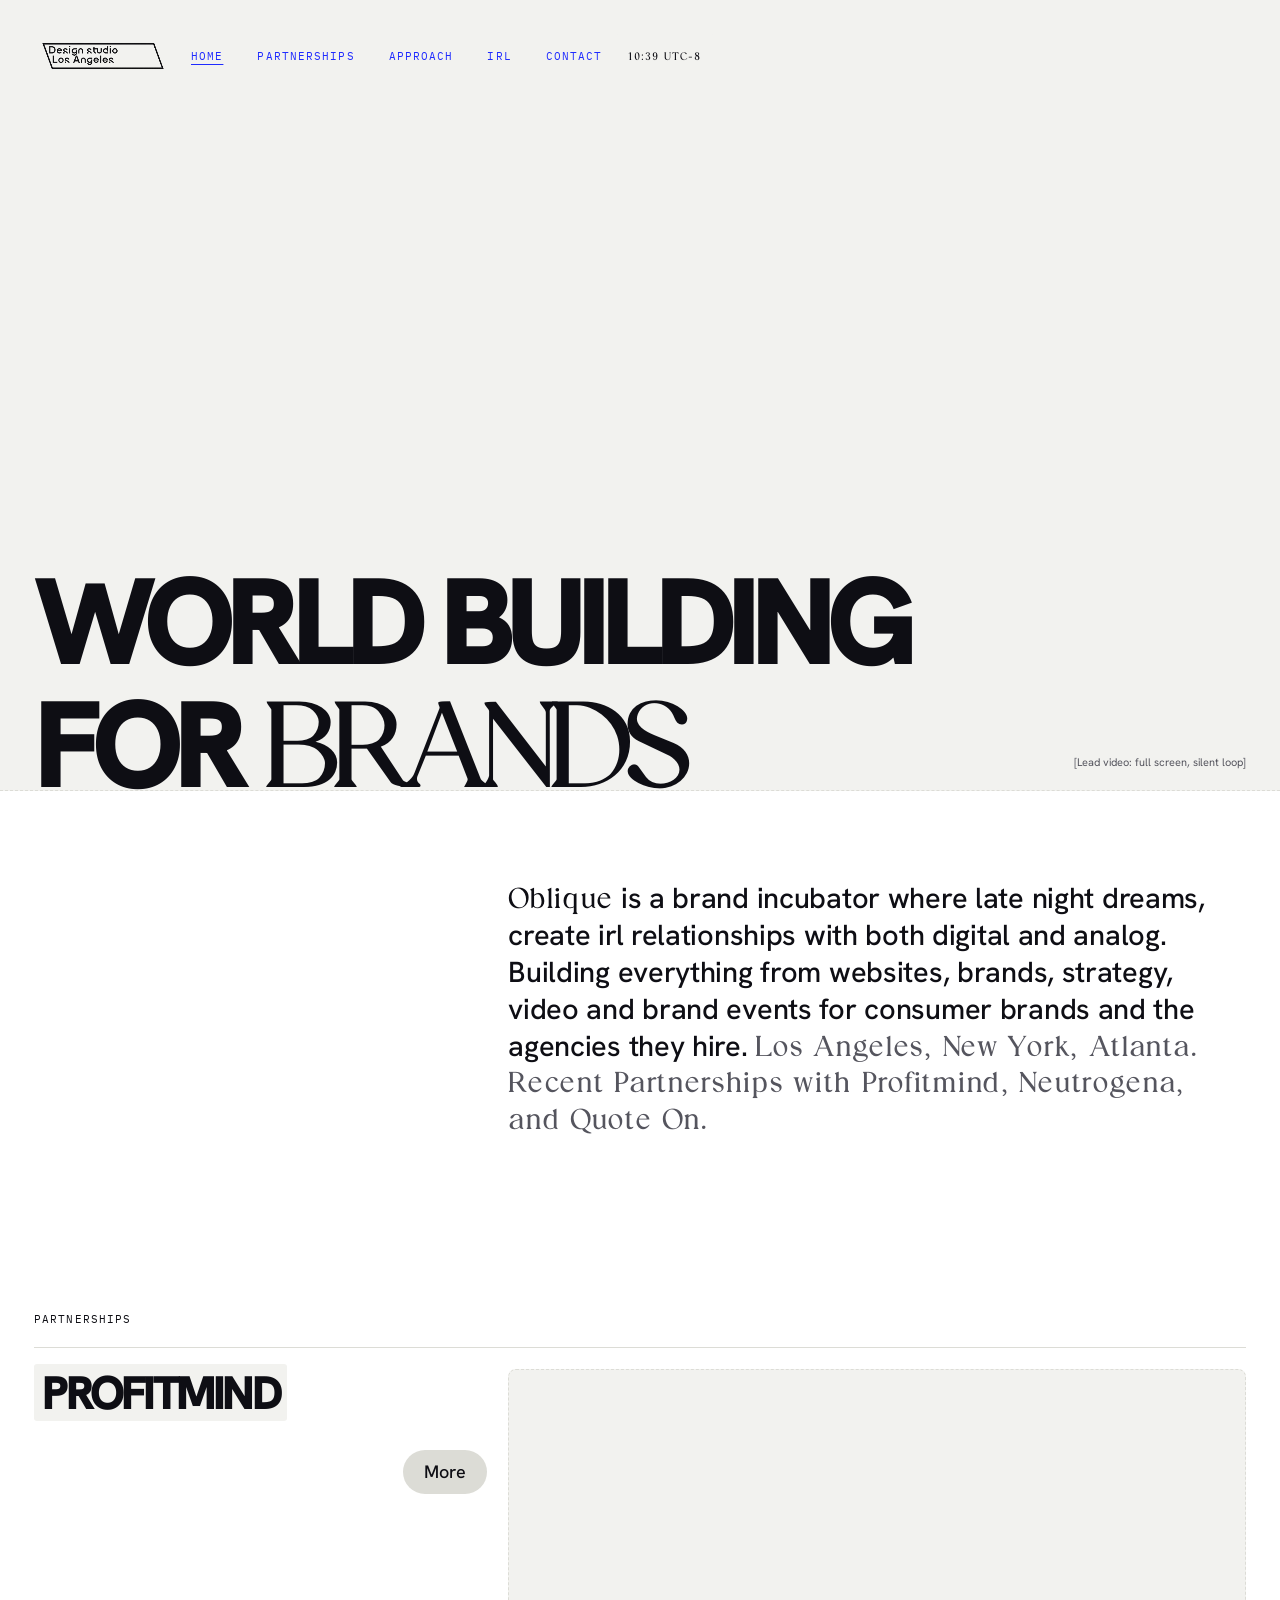
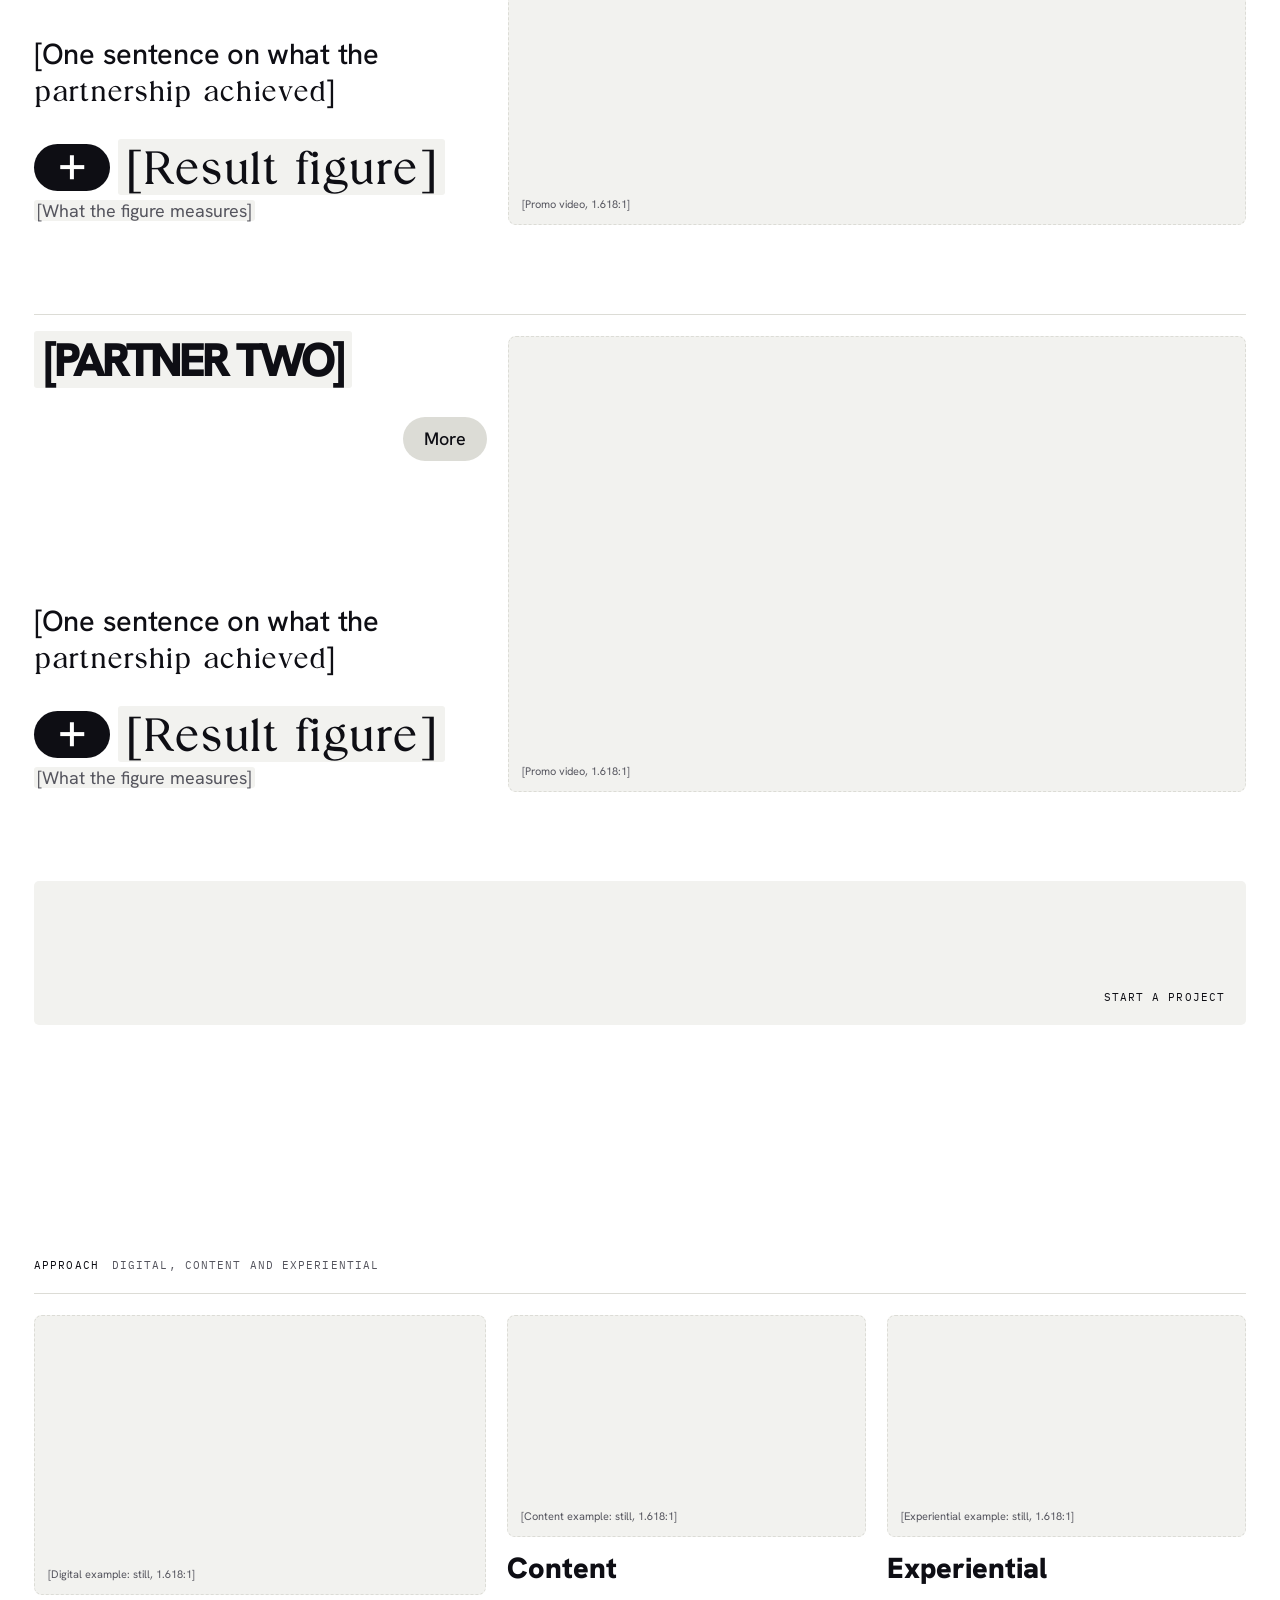
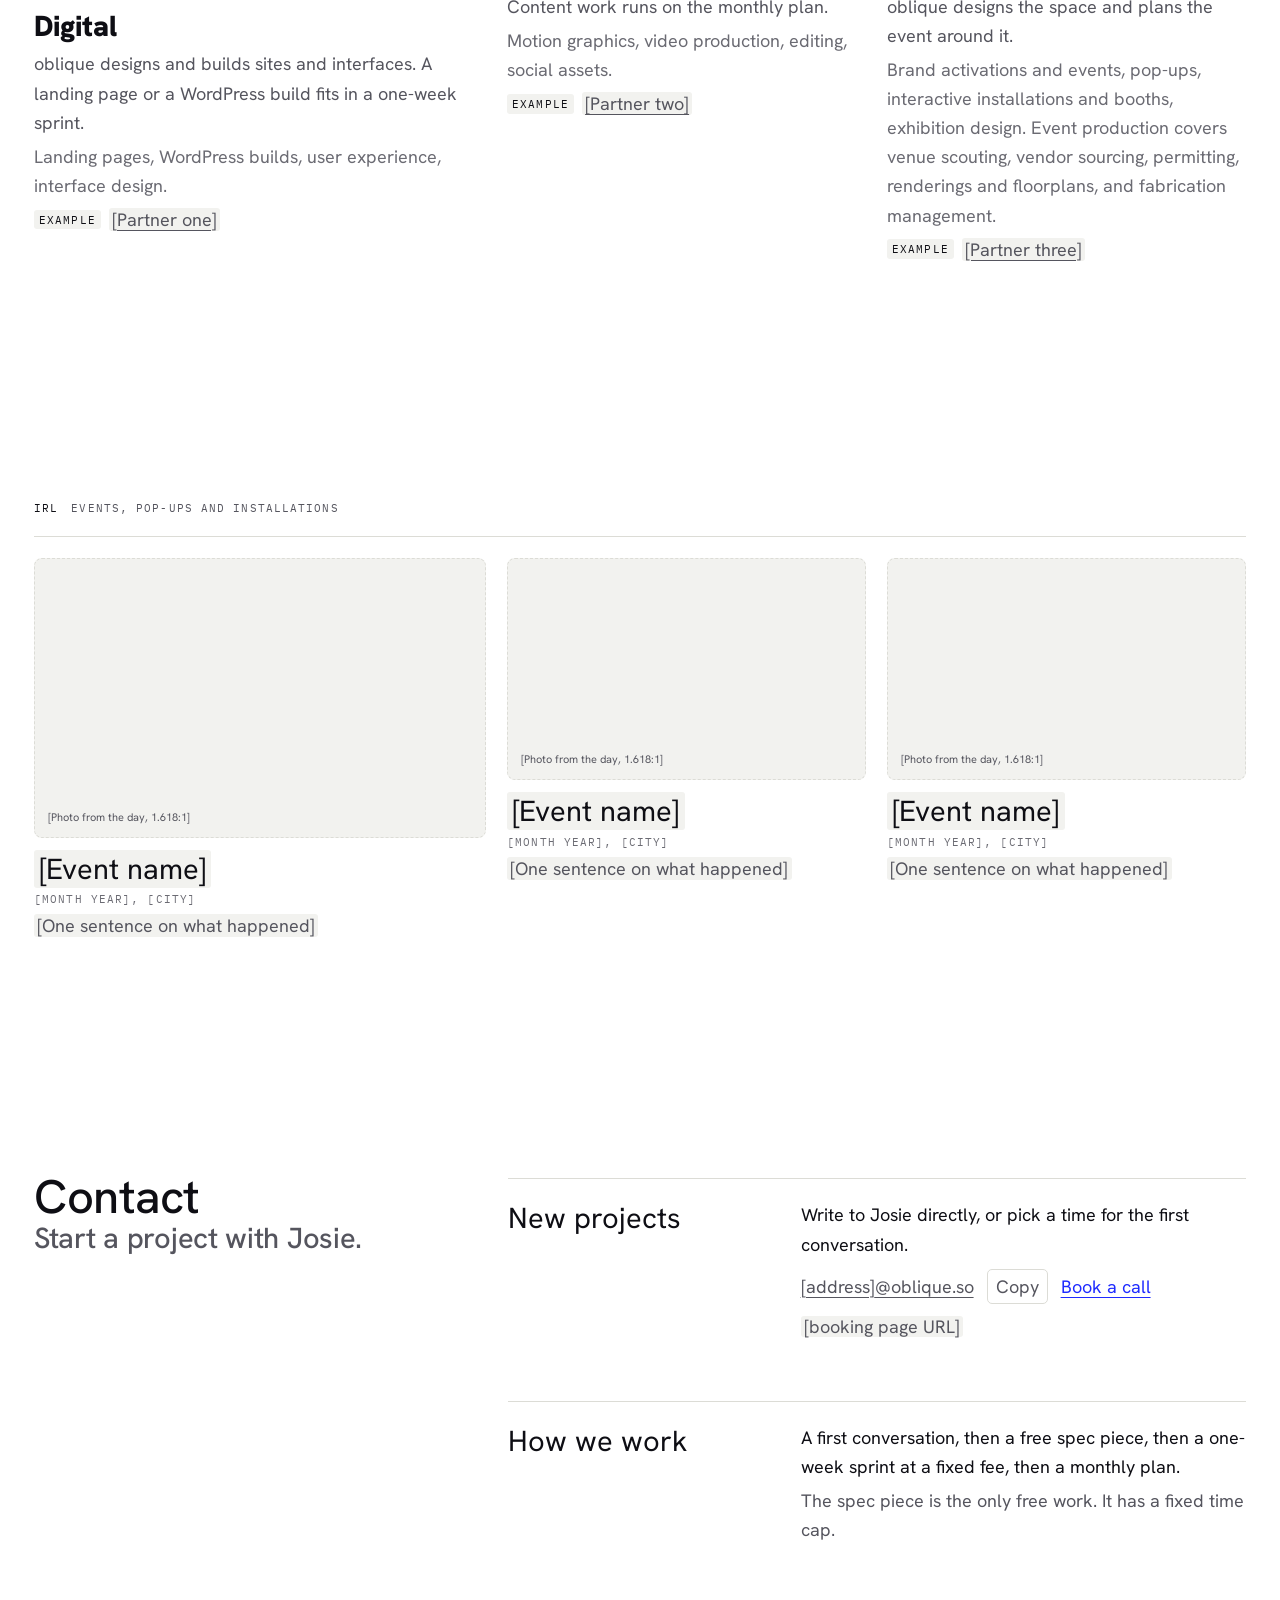
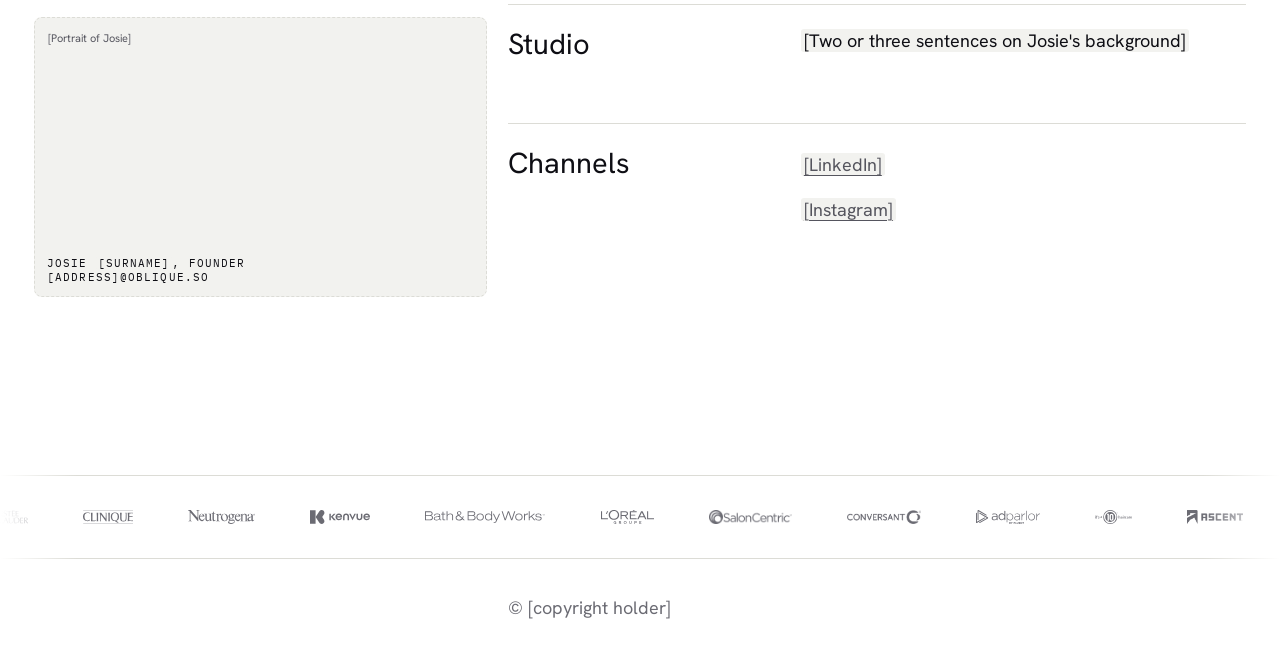
<file: index.html>
<!doctype html>
<html lang="en">
<head>
<meta charset="utf-8">
<meta name="viewport" content="width=device-width, initial-scale=1">
<title>Oblique, a Los Angeles design studio</title>
<meta name="description" content="Oblique is a Los Angeles design studio for digital, content and experiential work. Email Josie or book a short first call.">
<meta name="color-scheme" content="light">
<meta name="theme-color" content="#FFFFFF">
<link rel="icon" href="data:,">
<link rel="preconnect" href="https://fonts.googleapis.com">
<link rel="preconnect" href="https://fonts.gstatic.com" crossorigin>
<!-- The style guide's type (2026-10-21): FK Grotesk and FK Grotesk Mono (Florian Karsten, paid, not bought yet). Until a web licence is bought, Hanken Grotesk (OFL) and IBM Plex Mono (OFL) stand in, as they do in the Figma style guide. Black 900 since 2026-10-26: the hero, partner names and the Approach titles. -->
<link rel="stylesheet" href="https://fonts.googleapis.com/css2?family=Hanken+Grotesk:wght@400;500;700;900&family=IBM+Plex+Mono&display=swap">
<style>
  /* Oblique Trace (brand/fonts/): the studio's own face. The hero set it until 2026-10-18; it is kept for advertising, and these faces stay declared and load only if a rule uses them. Cyborg Blop is the traced first face (formerly Oblique Trace Regular); it has no comma. */
  @font-face { font-family: "Oblique Trace"; src: url("fonts/ObliqueTrace-UltraThin.otf") format("opentype"); font-weight: 100; font-style: normal; font-display: swap; }
  @font-face { font-family: "Oblique Trace"; src: url("fonts/ObliqueTrace-Thin.otf") format("opentype"); font-weight: 200; font-style: normal; font-display: swap; }
  @font-face { font-family: "Oblique Trace"; src: url("fonts/ObliqueTrace-Medium.otf") format("opentype"); font-weight: 500; font-style: normal; font-display: swap; }
  @font-face { font-family: "Oblique Trace"; src: url("fonts/ObliqueTrace-Bold.otf") format("opentype"); font-weight: 700; font-style: normal; font-display: swap; }
  @font-face { font-family: "Oblique Trace"; src: url("fonts/ObliqueTrace-Heavy.otf") format("opentype"); font-weight: 900; font-style: normal; font-display: swap; }
  @font-face { font-family: "Cyborg Blop"; src: url("fonts/CyborgBlop-Regular.otf") format("opentype"); font-weight: 400; font-style: normal; font-display: swap; }
  @font-face { font-family: "Oblique Trace Tall"; src: url("fonts/ObliqueTraceTall-Heavy.otf") format("opentype"); font-weight: 900; font-style: normal; font-display: swap; }
  /* Oblique Second to None (Josie, 2026-10-25): the secondary serif, for one or two emphasis words. Draft Regular, 85 characters, from 03_Typography_and_Licensing.
     Its line metrics are set to Hanken Grotesk's, so a serif word never makes its line taller; the glyphs keep their own place on the baseline. */
  @font-face { font-family: "Oblique Second to None"; src: url("fonts/ObliqueSecondToNone-Draft.woff2") format("woff2"); font-weight: 400; font-style: normal; font-display: swap; ascent-override: 100%; descent-override: 30%; line-gap-override: 0%; }

  /* Layout follows the Figma page Website - Live (Oblique Brand Style Guide file): since 2026-10-26 the frame "oblique.so live, desktop 1441, golden grid" (359:35),
     the desktop frame snapped to the golden grid (margins 34, gutter 21, side column 514, content column 837, first screen 1440 x 890). Its Golden notes list every
     step and departure. The file has no phone frame, so phones and tablets follow the desktop (Josie, 2026-10-26). Sections still follow koto.com's homepage
     (see koto-reference.md). Type, color, copy and media are Oblique's own. */
  :root {
    --white: #FFFFFF;
    --ink: #0E0E14;
    --grey: #55555E;
    --dusk: #6B6B73;
    --frost: #F2F2EF;
    --line: #DCDCD6;
    --blue: #1F2BFF;
    --red: #E8262B;
    --orange: #FF8A1E;
    --yellow: #FFD60A;

    /* Type roles (Josie, 2026-10-21): the style guide's FK Grotesk sets headings and text, FK Grotesk Mono sets the labels. Weights, line heights and tracking follow the guide's Web/Desktop and Web/Phone styles. */
    --font-sans: "FK Grotesk", "Hanken Grotesk", "Helvetica Neue", Arial, sans-serif;
    --font-cond: var(--font-sans);
    --font-mono: "FK Grotesk Mono", "IBM Plex Mono", ui-monospace, "SF Mono", Menlo, monospace;
    --font-display: var(--font-sans);
    --font-serif: "Oblique Second to None", Georgia, serif;

    /* Type sizes on the golden ratio (Golden notes, 2026-10-22): body 18 and whole steps of phi, 11 18 29 47 76 123, from golden-ratio-design's contract for Oblique (examples/oblique.golden.json). Below 960 px the biggest sizes step down. */
    --t-label: 0.6875rem;   /* 11: labels and media notes */
    --t-body: 1.125rem;     /* 18: body, pills, links and small text (small text moved up to 18: 11 is too small for paragraphs on screen) */
    --t-big: 1.8125rem;     /* 29: the intro, partner lines, the Contact line, row and card titles */
    --t-section: 2.9375rem; /* 47: partner names, the Contact heading and result figures */
    --t-hero: 7.6875rem;    /* 123: the hero headline, 18 x phi^4 (Josie, 2026-10-26) */

    /* Line heights, the guide's three stops: 1.0 for the hero, names, headings, figures and pills; 1.272 for big text, titles and labels; 1.618 for running text. */
    --lh-tight: 1;
    --lh-mid: 1.272;
    --lh-text: 1.618;

    /* Spacing run: each step is the sum of the two before it. */
    --space-5: 0.3125rem;
    --space-8: 0.5rem;
    --space-13: 0.8125rem;
    --space-21: 1.3125rem;
    --space-34: 2.125rem;
    --space-55: 3.4375rem;
    --space-89: 5.5625rem;
    --space-144: 9rem;
    --space-233: 14.5625rem;
    --space-377: 23.5625rem;
    --space-610: 38.125rem;
    --space-987: 61.6875rem;
    --space-1597: 99.8125rem;

    /* Phones: margin 21, gutter 13, one column of 348 at 390. From 720 px: margin 34, gutter 21; from 960 px the side column (514) and the content column (837) split the inner width 0.382 to 0.618. */
    --margin: var(--space-21);
    --gap: var(--space-13);
    /* Corners: 3 for highlights and chips, 5 for panels and buttons, 8 for media, full for pills. */
    --radius-hl: 3px;
    --radius: 5px;
    --radius-media: 8px;
    /* Running text stops at 517, 0.618 of the content column: a width from phi, off the spacing run (logged in the Golden notes). */
    --measure: 32.3125rem;
  }
  @media (min-width: 720px) { :root { --margin: var(--space-34); --gap: var(--space-21); } }
  /* Tablets: Hero 76, and 29 for partner names, the Contact heading and result figures. Phones: Hero 60, the half step (Josie, 2026-10-26). */
  @media (max-width: 959px) { :root { --t-section: 1.8125rem; --t-hero: 4.75rem; } }
  @media (max-width: 719px) { :root { --t-hero: 3.75rem; } }
  /* Under 360 wide FOR BRANDS at 60 (317 px) runs out of room, so the headline takes the step below, 47. */
  @media (max-width: 359px) { :root { --t-hero: 2.9375rem; } }

  *, *::before, *::after { box-sizing: border-box; }
  /* Hidden parts (partner three) stay in the markup; this keeps a display rule below from showing them. */
  [hidden] { display: none !important; }
  html { background: var(--white); color: var(--grey); -webkit-text-size-adjust: 100%; text-size-adjust: 100%; }
  @media (prefers-reduced-motion: no-preference) { html { scroll-behavior: smooth; } }
  body {
    margin: 0;
    background: var(--white);
    color: var(--grey);
    font-family: var(--font-sans);
    font-size: var(--t-body);
    line-height: var(--lh-text);
    overflow-wrap: break-word;
    -webkit-font-smoothing: antialiased;
  }
  h1, h2, h3, p, ul, ol, dl, dd, figure, hgroup { margin: 0; }
  h1, h2, h3 { font-weight: inherit; }
  h3 { font-size: var(--t-big); line-height: var(--lh-mid); }
  ul, ol { padding: 0; list-style: none; }
  a { color: inherit; text-decoration-line: underline; text-decoration-thickness: 1px; text-underline-offset: 0.22em; }
  a:hover { color: var(--ink); }
  /* The word oblique: set plain in the text around it, as the style guide sets it (Josie, 2026-10-21), linked home. Lowercase in running text; the intro opens with
     Oblique in the serif (golden grid copy, 2026-10-26). Underline only on hover and focus. */
  .brand-word { color: inherit; text-decoration: none; }
  .brand-word:hover, .brand-word:focus-visible { text-decoration-line: underline; }
  /* Focus ring 2.618, the stroke run's step above 1.618 (Chrome draws it 2 px wide on standard screens). */
  :focus-visible { outline: 2.618px solid var(--blue); outline-offset: 3px; border-radius: 2px; }
  main:focus { outline: none; }
  .vh { position: absolute !important; width: 1px; height: 1px; margin: -1px; padding: 0; border: 0; overflow: hidden; clip-path: inset(50%); white-space: nowrap; }
  .skip { position: absolute; left: var(--margin); top: -5.5625rem; z-index: 100; padding: var(--space-8) var(--space-13); background: var(--ink); color: var(--white); border-radius: var(--radius); font-size: var(--t-body); text-decoration: none; }
  .skip:focus { top: var(--space-8); color: var(--white); }
  /* Max width 1680: the site's own, kept by the Golden notes as a departure. */
  .wrap { width: 100%; max-width: 1680px; margin-inline: auto; padding-inline: var(--margin); }

  /* Koto's small labels: mono, uppercase. */
  .label { font-family: var(--font-mono); font-size: var(--t-label); line-height: var(--lh-mid); letter-spacing: 0.1em; text-transform: uppercase; }
  /* Large statements: the guide's Big (Medium). */
  .big { font-family: var(--font-cond); font-weight: 500; font-size: var(--t-big); line-height: var(--lh-mid); letter-spacing: -0.01em; color: var(--ink); }
  .grey { color: var(--grey); }
  /* Emphasis words in Oblique Second to None, Regular. Size, tracking and case come from the text around them. */
  .serif { font-family: var(--font-serif); font-weight: 400; }

  /* Placeholders: every unknown stays visible in square brackets, on a frost highlight. Highlights follow the text size: 0.18 em each side (a departure the Golden notes log).
     .hl draws the same highlight round a filled name, as the frame keeps it on PROFITMIND. */
  .ph, .hl { background: var(--frost); border-radius: var(--radius-hl); padding: 0 0.18em; -webkit-box-decoration-break: clone; box-decoration-break: clone; }
  /* The frame sets some placeholders as plain text, brackets only: the partner line, the IRL date and city, the address and the copyright. */
  .ph.bare { background: none; padding: 0; }
  /* Media slots are 1.618:1 at every width since 2026-10-26 (golden grid copy): partner video, Approach stills, IRL photos and the portrait. The hero is the full-bleed first screen. */
  .slot { position: relative; display: flex; align-items: flex-end; width: 100%; padding: var(--space-13); background: var(--frost); border: 1px dashed var(--line); color: var(--grey); font-size: var(--t-label); line-height: var(--lh-mid); border-radius: var(--radius-media); }

  /* Top bar: logo loop, the tabs beside it at its top, the clock right after them.
     On desktop the logo's corner sits on the margin at (34, 34) and the bar ends at 123 (no fill) (golden grid copy, 2026-10-26). */
  .topbar { position: fixed; inset: 0 0 auto 0; z-index: 20; pointer-events: none; }
  .topbar-inner { display: flex; align-items: flex-start; gap: var(--space-13); padding: var(--space-34) var(--margin); }
  /* Tab and clock height 44: the touch target minimum, a departure the Golden notes log. */
  .panel { pointer-events: auto; display: flex; align-items: center; min-height: 2.75rem; background: var(--frost); border-radius: var(--radius); }
  /* The logo is the turning loop again, small in the corner (Josie, 2026-10-26: "the little logo twirling in the left-hand corner"); the shape-shift block and its grow are off.
     Smaller since 2026-10-26 (Josie: "let's just make the logo smaller"; at 166.4 x 70.4 the turn cut the box off). The panel is 144 x 55, a golden rectangle on the
     spacing run. Across all 300 frames of the 540 square loop the box covers x 52 to 487 and y 203 to 372, so the loop is drawn 168.35 square (53 / 170 of 540):
     the box fits the panel at every angle (checked frame by frame: none touches an edge), 1 px clear top and bottom. The resting logo's left point (x 54) sits 2 px
     inside the margin and it ends about 21 before the tabs;
     the turning poses start further right. The loop and its poster are transparent, so the panel has no fill. */
  .wordmark { position: relative; flex: none; width: var(--space-144); height: var(--space-55); padding: 0; overflow: hidden; background: transparent; color: var(--ink); text-decoration: none; }
  .logo-loop { position: absolute; width: 10.5221rem; height: 10.5221rem; left: -0.9375rem; top: -3.893rem; }
  /* Tabs (Josie, 2026-10-26): Koto's nav with the pills taken off. Mono capitals at 11, 34 apart, level with the top of the logo, in electric blue.
     Each link keeps a 44 tall touch target. The current section and hover are underlined. */
  .tabs { position: relative; z-index: 2; pointer-events: auto; min-width: 0; }
  .tabs ul { display: flex; gap: var(--space-34); }
  .tabs a { display: flex; align-items: center; min-height: 2.75rem; color: var(--blue); font-family: var(--font-mono); font-size: var(--t-label); line-height: var(--lh-mid); letter-spacing: 0.1em; text-transform: uppercase; text-decoration: none; text-underline-offset: 0.35em; white-space: nowrap; }
  .tabs a:hover, .tabs a:focus-visible, .tabs a[aria-current="true"] { color: var(--blue); text-decoration-line: underline; }
  .tabs a:focus-visible { outline-offset: 2px; }
  /* Section jumps land below the 144 top bar. */
  main section[id] { scroll-margin-top: var(--space-144); }
  @media (max-width: 959px) { main section[id] { scroll-margin-top: 10.5rem; } }
  /* The clock in Oblique Second to None, keeping the label's size, tracking and capitals. */
  .clock-panel { padding: 0 var(--space-13); color: var(--ink); font-family: var(--font-serif); }
  /* Below 960: a white bar, the logo row on top and the tab row under it, which scrolls sideways when it runs out of room. Tablets keep the clock at the right of the logo row. */
  @media (max-width: 959px) {
    .topbar-inner { flex-wrap: wrap; column-gap: 0; padding: var(--space-21) 0 var(--space-8); background: var(--white); pointer-events: auto; }
    .wordmark { margin-left: var(--margin); }
    .tabs { order: 2; flex-basis: 100%; overflow-x: auto; scrollbar-width: none; }
    .tabs::-webkit-scrollbar { display: none; }
    .tabs ul { padding-inline: var(--margin); width: max-content; }
    .clock-panel { order: 1; margin-left: auto; margin-right: var(--margin); }
  }
  /* Phones: no clock; the logo stays in the left-hand corner on the margin, as on desktop (Josie, 2026-10-26).
     Tabs 21 apart: at 34 the five need 440 px, so a 390 phone would scroll them (a departure from the desktop's 34). */
  @media (max-width: 719px) {
    .tabs ul { gap: var(--space-21); }
    .clock-panel { display: none; }
    /* The phone frame 374:62 (Josie, 2026-10-27: phones follow it, the hero stays 60): the tab row 8 under the logo, the white bar 144 tall. */
    .topbar-inner { align-content: flex-start; row-gap: var(--space-8); min-height: var(--space-144); }
  }

  /* 1. Hero: the first screen is a golden rectangle, 1440 x 890 on desktop and 390 x 631 on the phone, never taller than the screen. Full-bleed media, the headline on its bottom edge. */
  .hero { position: relative; height: min(61.8vw, 100vh); height: min(61.8vw, 100svh); min-height: 23.5625rem; }
  @media (max-width: 719px) { .hero { height: min(161.8vw, 100vh); height: min(161.8vw, 100svh); } }
  .slot-hero { position: absolute; inset: 0; height: 100%; border-radius: 0; border: 0; border-bottom: 1px dashed var(--line); align-items: flex-end; justify-content: flex-end; padding: 0 var(--margin) var(--space-21); }
  /* Phones: the placeholder note moves to the top right, right under the 144 white bar (the phone frame), clear of FOR BRANDS. */
  @media (max-width: 719px) { .slot-hero { align-items: flex-start; padding-top: var(--space-144); } }
  /* The headline sits right on the hero's bottom edge (Josie, 2026-10-26: "all the way at the bottom", flush; it replaces the lower phi line, a departure).
     At line height 1 the baseline sits 0.1545 em above the line's foot and the round O and S dip 0.027 em below it, so the line hangs 0.125 em
     below the edge: the lowest point of the letters touches the edge and nothing crosses into the section below. */
  .hero-text { position: absolute; left: 0; right: 0; bottom: calc(var(--t-hero) * -0.125); pointer-events: none; }
  /* WORLD BUILDING / FOR BRANDS in Black, tracked -8%, BRANDS in Oblique Second to None (the cap heights match, so no rescale). */
  .hero h1 { font-family: var(--font-display); font-weight: 900; font-size: var(--t-hero); line-height: var(--lh-tight); letter-spacing: -0.08em; text-transform: uppercase; color: var(--ink); }
  .hero h1 > span { display: block; }
  /* Phones set three lines: WORLD / BUILDING / FOR BRANDS. */
  @media (max-width: 719px) { .hero-word { display: block; } }
  /* The lead video covers the slot. Without the file the script removes it and the slot shows. */
  .hero-video { position: absolute; inset: 0; width: 100%; height: 100%; object-fit: cover; }
  /* PLAY (Josie, 2026-10-26, from a reference): with a mouse, an ink label follows the pointer over the hero and stands in for it; a click restarts
     the lead video in place. While it plays from the start the label reads PAUSE. Touch screens and keyboards get the same label as a button.
     Height 34, padding 13, gap 8; text 14, the guide's Body 14, the half step between 11 and 18. The button is 44 tall, the touch target the pills use. */
  .play { display: inline-flex; align-items: center; gap: var(--space-8); min-height: 2.125rem; padding: 0 var(--space-13); background: var(--ink); color: var(--white); border: 0; border-radius: var(--radius); font-family: var(--font-mono); font-size: 0.875rem; line-height: var(--lh-mid); letter-spacing: 0.1em; text-transform: uppercase; white-space: nowrap; cursor: pointer; }
  .play-icon { flex: none; width: 0.625em; height: 0.75em; fill: currentColor; }
  .play[data-state="play"] .i-pause, .play[data-state="pause"] .i-play { display: none; }
  /* Below 960 the button sits right, 61.8% down the hero: above FOR BRANDS, beside the short first lines when they rise that high. From 960 the first line can reach
     the right edge (960 to 1060 wide), so it moves to the top right, under the 144 top bar. */
  .play-btn { position: absolute; z-index: 2; right: var(--margin); top: 61.8%; min-height: 2.75rem; }
  @media (min-width: 960px) { .play-btn { top: var(--space-144); } }
  .play-cursor { position: fixed; left: 0; top: 0; z-index: 30; pointer-events: none; }
  .play-cursor .play { opacity: 0; scale: 0.618; transition: opacity 200ms ease, scale 200ms ease; }
  .play-cursor.is-on .play { opacity: 1; scale: 1; }
  .play-on .hero { cursor: none; }
  @media (hover: hover) and (pointer: fine) { .play-on .play-btn:not(:focus-visible) { opacity: 0; pointer-events: none; } }

  /* 2. Intro statement: Koto. One large paragraph, ink then grey. Desktop sets it in the content column, 89 below the hero, in a band 377 tall. */
  .intro { padding-top: var(--space-55); }
  @media (min-width: 960px) {
    .intro { display: grid; grid-template-columns: minmax(0, 514fr) minmax(0, 837fr); column-gap: var(--gap); min-height: var(--space-377); padding-top: var(--space-89); }
    .intro > * { grid-column: 2; }
  }
  /* Phones: the band is 610 tall, as in the phone frame. */
  @media (max-width: 719px) { .intro { min-height: var(--space-610); } }

  /* 3. Partnerships: one lockup per partner. Name, More pill, line and figure on the left; a large video on the right. Phones stack them. */
  .work { padding-top: var(--space-55); }
  .work-head { display: flex; flex-wrap: wrap; gap: var(--space-5) var(--space-13); padding-bottom: var(--space-21); }
  .work-head h2 { color: var(--ink); }
  .partner { display: grid; grid-template-areas: "top" "media" "line" "stat"; padding-top: var(--space-21); border-top: 1px solid var(--line); }
  .partner + .partner { margin-top: var(--space-55); }
  .partner-top { grid-area: top; display: flex; flex-wrap: wrap; align-items: flex-start; justify-content: space-between; gap: var(--space-13); }
  /* Partner names in Black capitals, tracked -8%, as the frame sets them. */
  .partner-name { font-family: var(--font-cond); font-weight: 900; font-size: var(--t-section); line-height: var(--lh-tight); letter-spacing: -0.08em; text-transform: uppercase; color: var(--ink); }
  /* The name's highlight is 1.2 em tall, as the frames draw it (56.4 at 47), and overhangs the 1.0 line without moving it. */
  .partner-name .hl, .partner-name .ph { display: inline-block; padding: 0.1em 0.18em; margin-block: -0.1em; }
  .pill { display: inline-flex; align-items: center; min-height: 2.75rem; padding: 0 var(--space-21); background: var(--line); border-radius: 999px; color: var(--ink); font-size: var(--t-body); font-weight: 500; line-height: var(--lh-tight); text-decoration: none; transition: background-color 200ms ease; }
  .pill:hover { background: #CDCDC6; color: var(--ink); }
  .partner-media { grid-area: media; margin-top: var(--space-13); }
  /* Partner video 1.618:1 at every width (golden grid copy, 2026-10-26): 837 x 517.29 on desktop. */
  .slot-video { aspect-ratio: 1.618 / 1; }
  /* The line is bare text, its last two words in Oblique Second to None. */
  .partner-line { grid-area: line; margin-top: var(--space-21); }
  .partner-stat { grid-area: stat; margin-top: var(--space-21); }
  .stat-figure { display: flex; align-items: center; gap: var(--space-8); font-family: var(--font-cond); font-weight: 700; font-size: var(--t-section); line-height: var(--lh-tight); letter-spacing: -0.01em; color: var(--ink); }
  /* Plus badge: a dark pill with a white cross, 1.618 to 1 at its figure's size, its cross 0.5 by 0.081 of its height (departures the Golden notes log). */
  .plus { position: relative; flex: 0 0 auto; width: 1.618em; height: 1em; background: var(--ink); border-radius: 999px; }
  .plus::before, .plus::after { content: ""; position: absolute; left: 50%; top: 50%; width: 0.5em; height: 0.081em; background: var(--white); transform: translate(-50%, -50%); }
  .plus::after { transform: translate(-50%, -50%) rotate(90deg); }
  /* As a flex item the figure's highlight would sit flush with its 1.0 line; the frames draw it 1.2 em tall, so it overhangs 0.1 em each way without moving anything. */
  .stat-figure .ph { padding-block: 0.1em; margin-block: -0.1em; }
  .stat-label { margin-top: var(--space-5); color: var(--grey); }
  /* The label's highlight is 1.2 em tall as in the frames; its margins give back the rest of the 1.618 line. */
  .stat-label .ph { display: inline-block; line-height: 1.2; margin-block: 0.209em; }
  /* Start a project: a frost panel 144 tall, its label bottom right. */
  .more { display: flex; align-items: flex-end; justify-content: flex-end; min-height: 9rem; margin-top: var(--space-55); padding: var(--space-21); background: var(--frost); border-radius: var(--radius); color: var(--ink); text-decoration: none; }
  .more:hover .label { text-decoration: underline; }
  @media (min-width: 960px) {
    /* Desktop: 144 above the head, 89 between partners and before Start a project. */
    .work { padding-top: var(--space-144); }
    .more { margin-top: var(--space-89); }
    /* Text beside media splits 514 and 837 (0.382 and 0.618): name and More at the top of the text column, the line and the figure at its foot. */
    .partner { grid-template-columns: minmax(0, 514fr) minmax(0, 837fr); grid-template-rows: auto 1fr auto auto; grid-template-areas: "top media" ". media" "line media" "stat media"; column-gap: var(--gap); }
    .partner + .partner { margin-top: var(--space-89); }
    .partner-top { flex-direction: column; gap: var(--space-34); }
    .partner-top .pill { align-self: flex-end; }
    .partner-media { margin-top: 0; }
    .partner-line { margin-top: 0; }
    .partner-stat { margin-top: var(--space-34); }
  }
  /* Phones, as the phone frame draws it: 144 above the head, a 1597 band; each partner leads with its video, then the name with More on its own row
     at the right, 21 apart, and the line 34 below; Start a project is 89 tall. */
  @media (max-width: 719px) {
    .work { min-height: var(--space-1597); padding-top: var(--space-144); }
    .partner { grid-template-areas: "media" "top" "line" "stat"; }
    .partner-media { margin-top: 0; }
    .partner-top { flex-direction: column; gap: var(--space-21); margin-top: var(--space-21); }
    .partner-top .pill { align-self: flex-end; }
    .partner-line { margin-top: var(--space-34); }
    .more { min-height: var(--space-89); }
  }

  /* 4. Approach: Koto's news grid. One large card, two small ones. Shown since 2026-10-26, as the frame shows it. */
  .practices { padding-top: var(--space-21); }
  .practices-head { display: flex; flex-wrap: wrap; gap: var(--space-5) var(--space-13); padding-bottom: var(--space-21); border-bottom: 1px solid var(--line); }
  .practices-head h2 { color: var(--ink); }
  .cards { display: grid; gap: var(--space-34) var(--gap); margin-top: var(--space-21); }
  .slot-card { aspect-ratio: 1.618 / 1; }
  /* 5. IRL reuses the Approach grid and its 1.618:1 media. Shown since 2026-10-26. */
  .slot-photo { aspect-ratio: 1.618 / 1; }
  .practice h3 { margin-top: var(--space-13); color: var(--ink); }
  /* Approach card titles in Black; IRL titles stay Regular, as in the frame. */
  .approach .practice h3 { font-weight: 900; }
  .practice p { margin-top: var(--space-5); max-width: var(--measure); }
  .practice .services { color: var(--dusk); }
  .chip-row { display: flex; align-items: center; gap: var(--space-8); margin-top: var(--space-13); }
  .chip { display: inline-block; padding: 0.1875rem var(--space-5); background: var(--frost); border-radius: var(--radius-hl); color: var(--ink); }
  @media (min-width: 720px) { .cards { grid-template-columns: repeat(2, minmax(0, 1fr)); } .practice-lead { grid-column: 1 / -1; } .irl-cards .practice:first-child { grid-column: 1 / -1; } }
  @media (min-width: 960px) {
    /* Approach starts 233 below Partnerships, in a band 987 tall; IRL starts 89 below it and keeps 34 under its cards. 21 on the phone.
       Both sets of cards sit on the golden columns: 514 on the side column, then the content column in two halves, 408 and 408 ((837 - 21) / 2, a departure the Golden notes log). */
    .practices { padding-top: var(--space-233); }
    .approach { min-height: var(--space-987); }
    .irl { padding-top: var(--space-89); padding-bottom: var(--space-34); }
    .cards { grid-template-columns: minmax(0, 514fr) minmax(0, 408fr) minmax(0, 408fr); }
    .practice-lead { grid-column: auto; }
    .irl-cards .practice:first-child { grid-column: auto; }
  }
  /* Phones, as the phone frame draws it: 144 above each head, cards 21 apart, the example 5 under the text; IRL in a 1597 band with 21 under it. */
  @media (max-width: 719px) {
    .practices { padding-top: var(--space-144); }
    .cards { row-gap: var(--space-21); }
    .chip-row { margin-top: var(--space-5); }
    .irl { min-height: var(--space-1597); padding-bottom: var(--space-21); }
  }

  /* 6. Contact: Koto. Heading and portrait card left, hairline rows right. 21 above it on phones; on desktop 199 (144 + 55) above and 123 (34 + 89) below. */
  .contact { padding-top: var(--space-21); }
  .contact h2 { font-size: var(--t-section); line-height: var(--lh-tight); letter-spacing: -0.01em; }
  .contact-left { display: flex; flex-direction: column; gap: var(--space-34); }
  /* Portrait 1.618:1, the side column's full 514 on desktop, the column's width below. */
  .portrait { position: relative; width: min(100%, 32.125rem); }
  .slot-portrait { aspect-ratio: 1.618 / 1; align-items: flex-start; }
  .portrait figcaption { position: absolute; left: var(--space-13); bottom: var(--space-13); color: var(--ink); }
  .rows { margin-top: var(--space-55); }
  .row { display: grid; gap: var(--space-5); padding: var(--space-21) 0 var(--space-55); border-top: 1px solid var(--line); }
  .row h3 { color: var(--ink); }
  .row-line { color: var(--ink); }
  .row-sub { color: var(--grey); }
  .row-links { display: flex; flex-wrap: wrap; align-items: baseline; gap: var(--space-8) var(--space-13); padding-top: var(--space-5); }
  /* The booking placeholder is a flex item, so its highlight would fill the 1.618 line. It is drawn 1.2 em tall as in the frames, and its margins give back the rest of the line. */
  .row-links > .ph { line-height: 1.2; margin-block: 0.209em; }
  .row-stack li + li { margin-top: var(--space-5); }
  .row-stack a { display: inline-block; padding-block: var(--space-5); }
  .book { color: var(--blue); }
  .book:hover { color: var(--blue); text-decoration-thickness: 2px; }
  .copy { padding: 2px var(--space-8); background: transparent; color: var(--grey); border: 1px solid var(--line); border-radius: var(--radius); font: inherit; cursor: pointer; }
  .copy:hover { color: var(--ink); border-color: var(--grey); }
  .copy-note { flex-basis: 100%; color: var(--ink); }
  .copy-note:empty { display: none; }
  /* Rows split 309 and 507 (0.382 and 0.618 of the content column) from 720 px. */
  @media (min-width: 720px) {
    .row { grid-template-columns: minmax(0, 309fr) minmax(0, 507fr); column-gap: var(--gap); align-items: start; }
    .row > :not(h3) { grid-column: 2; }
    .row > h3 { grid-row: 1 / span 3; }
    /* Rows with one text part (Studio, Channels) stand 3 taller, as in the desktop frame, where their text pads 13 below and the others 5. */
    .row > h3 + :last-child { margin-bottom: 3px; }
  }
  @media (min-width: 960px) {
    .contact { padding-top: calc(var(--space-144) + var(--space-55)); padding-bottom: calc(var(--space-34) + var(--space-89)); }
    .contact-grid { display: grid; grid-template-columns: minmax(0, 514fr) minmax(0, 837fr); column-gap: var(--gap); }
    .contact-left { justify-content: space-between; }
    .rows { margin-top: 0; padding-top: var(--space-5); }
  }
  /* Phones, as the phone frame draws it: a 1597 band with 123 (89 + 34) above the heading and 76 (21 + 55) below the rows; the portrait 21 under
     the heading, the rows 34 under the portrait; each row's text 8 under its heading (5 + 3) and 34 of space under it. */
  @media (max-width: 719px) {
    .contact { min-height: var(--space-1597); padding-top: calc(var(--space-89) + var(--space-34)); padding-bottom: calc(var(--space-21) + var(--space-55)); }
    .contact-left { gap: var(--space-21); }
    .rows { margin-top: var(--space-34); padding-top: var(--space-5); }
    .row { padding-bottom: var(--space-34); }
    .row > h3 { margin-bottom: 3px; }
  }

  /* Footer: the client strip, then the copyright line, which starts on the content column on desktop (569 in at 1440: 34 + 514 + 21). */
  .footer { padding: var(--space-55) var(--margin) var(--space-21); color: var(--dusk); }
  .footer-inner { max-width: calc(1680px - 2 * var(--margin)); margin-inline: auto; }
  @media (min-width: 720px) { .footer { padding-bottom: var(--space-34); } }
  /* Phones, as the phone frame draws it: a 233 band, the strip 34 from its top and 89 tall (rule below the strip's own), the copyright 21 under it, 55 of space at the foot. */
  @media (max-width: 719px) { .footer { min-height: var(--space-233); padding-top: var(--space-34); padding-bottom: var(--space-55); } }
  @media (min-width: 960px) {
    .footer-inner { display: grid; grid-template-columns: minmax(0, 514fr) minmax(0, 837fr); column-gap: var(--gap); }
    .footer-inner > * { grid-column: 2; }
  }

  /* Past-client strip: one-colour masks from media/clients/ (sources in brand/client-logos/README.md),
     painted with the current text colour, the row drawn twice so the drift loops without a seam. Logos keep their own geometry: 14 tall on desktop, 12 on phones, so the strip stands 84 and 82 (departures the Golden notes log). */
  .clients { margin: 0 calc(-1 * var(--margin)) var(--space-34); border-top: 1px solid var(--line); border-bottom: 1px solid var(--line); overflow: hidden; color: var(--dusk);
    -webkit-mask-image: linear-gradient(90deg, transparent, #000 6%, #000 94%, transparent); mask-image: linear-gradient(90deg, transparent, #000 6%, #000 94%, transparent); }
  .clients:hover, .clients:focus-within { color: var(--ink); }
  .clients-track { display: flex; align-items: center; width: max-content; padding: var(--space-34) 0; animation: clients-drift 70s linear infinite; }
  .clients:hover .clients-track, .clients:focus-within .clients-track { animation-play-state: paused; }
  .client { flex: none; height: 14px; width: calc(14px * var(--ar, 4)); max-width: 120px; margin-right: var(--space-55); background: currentColor;
    -webkit-mask: var(--m) center / contain no-repeat; mask: var(--m) center / contain no-repeat; }
  @keyframes clients-drift { to { transform: translateX(-50%); } }
  @media (max-width: 719px) { .client { height: 12px; width: calc(12px * var(--ar, 4)); max-width: 96px; margin-right: var(--space-34); } }
  @media (max-width: 719px) { .clients { display: flex; align-items: center; min-height: var(--space-89); margin-bottom: var(--space-21); } }
  @media (prefers-reduced-motion: reduce) {
    .clients { -webkit-mask-image: none; mask-image: none; }
    .clients-track { width: auto; flex-wrap: wrap; justify-content: center; gap: var(--space-21) 0; padding: var(--space-34) var(--margin); }
    .client { margin: 0 var(--space-21); }
    .client[aria-hidden="true"] { display: none; }
  }
  @media (prefers-reduced-motion: reduce) {
    *, *::before, *::after { transition: none !important; animation: none !important; }
  }
</style>
</head>
<body>
<a class="skip" href="#main">Skip to content</a>

<header class="topbar">
  <div class="topbar-inner">
    <!-- Logo v2 loop on transparent (sources: Website-assets/Logos-Website-2026/Oblique/): HEVC with alpha for Safari, VP9 WebM with alpha for Chrome, Edge and Firefox. Silent, loops, paused under prefers-reduced-motion; the transparent PNG poster is the still. -->
    <a class="panel wordmark" href="#main"><video class="logo-loop" poster="media/oblique-logo-v2-poster.png" autoplay muted loop playsinline disablepictureinpicture aria-hidden="true" tabindex="-1"><source src="media/oblique-logo-v2-loop.mov" type='video/quicktime; codecs="hvc1"'><source src="media/oblique-logo-v2-loop.webm" type="video/webm"></video><span class="vh">Oblique, back to top</span></a>
    <nav class="tabs" aria-label="Sections">
      <ul>
        <li><a href="#home" aria-current="true">Home</a></li>
        <li><a href="#partnerships">Partnerships</a></li>
        <li><a href="#approach">Approach</a></li>
        <li><a href="#irl">IRL</a></li>
        <li><a href="#contact">Contact</a></li>
      </ul>
    </nav>
    <p class="panel clock-panel label"><span class="vh">Time in Los Angeles: </span><time id="clock"></time></p>
  </div>
</header>

<main id="main" tabindex="-1">

  <!-- 1. Hero -->
  <section class="hero" id="home" aria-labelledby="hero-title">
    <!-- Drop in: media/lead.mp4, the hero reel. The video below plays it as a muted loop (paused under prefers-reduced-motion) and the PLAY label restarts it.
         Add data-sound to the video once the reel has a sound track. Pick footage with a calm, light lower left so the ink headline on the bottom edge stays readable over it. -->
    <div class="slot slot-hero" role="img" aria-label="[Partner name], [what the loop shows]"><span>[Lead video: full screen, silent loop]</span></div>
    <video class="hero-video" src="media/lead.mp4" poster="media/lead-poster.jpg" muted loop playsinline preload="auto" aria-hidden="true"></video>
    <div class="wrap hero-text">
      <h1 id="hero-title"><span><span class="hero-word">World</span> building</span> <span>for <span class="serif">brands</span></span></h1>
    </div>
    <button class="play play-btn" type="button" data-state="play" hidden><svg class="play-icon" viewBox="0 0 10 12" aria-hidden="true" focusable="false"><path class="i-play" d="M0 0L10 6L0 12Z"/><path class="i-pause" d="M0 0H3.5V12H0ZM6.5 0H10V12H6.5Z"/></svg><span class="play-text">Play</span><span class="vh"> the video</span></button>
    <div class="play-cursor" aria-hidden="true" hidden><span class="play" data-state="play"><svg class="play-icon" viewBox="0 0 10 12" aria-hidden="true" focusable="false"><path class="i-play" d="M0 0L10 6L0 12Z"/><path class="i-pause" d="M0 0H3.5V12H0ZM6.5 0H10V12H6.5Z"/></svg><span class="play-text">Play</span></span></div>
  </section>

  <!-- 2. Intro statement: ink, then grey. Partner names are folded in here. Text as Josie wrote it in the Figma frames (2026-10-23, revised in the golden grid copy 2026-10-26). The brand word and the grey sentence are in Oblique Second to None. -->
  <section class="wrap intro" aria-label="About Oblique">
    <p class="big"><a class="brand-word serif" href="/">Oblique</a> is a brand incubator where late night dreams, create irl relationships with both digital and analog. Building everything from websites, brands, strategy, video and brand events for consumer brands and the agencies they hire. <span class="grey serif">Los Angeles, New York, Atlanta. Recent Partnerships with Profitmind, Neutrogena, and Quote&nbsp;On.</span></p>
  </section>

  <!-- 3. Partnerships: every client and case study is a partnership. Three to five. Copy one <article class="partner"> to add more, and update its ids. Partner three is hidden (the frame shows two): remove hidden to show it.
       Each line ends on two words in Oblique Second to None, and the result figure's number is in it too (any word after the number stays in the sans). -->

  <section class="wrap work" id="partnerships" aria-labelledby="work-title">
    <div class="work-head">
      <h2 class="label" id="work-title">Partnerships</h2>
    </div>

    <article class="partner" id="project-1" aria-labelledby="project-1-name">
      <div class="partner-top">
        <h3 class="partner-name" id="project-1-name"><span class="hl">PROFITMIND</span></h3>
        <a class="pill" href="#" data-todo="case study page URL">More<span class="vh"> about Profitmind</span></a>
      </div>
      <div class="partner-media">
        <!-- Drop in: media/project-1.mp4, 1.618:1 promo video (muted, loop, playsinline, poster media/project-1.jpg, a visible pause button, paused under prefers-reduced-motion). -->
        <div class="slot slot-video" role="img" aria-label="Profitmind promo video, [what it shows]"><span>[Promo video, 1.618:1]</span></div>
      </div>
      <p class="partner-line big"><span class="ph bare" data-todo="one sentence on what the partnership achieved">[One sentence on what the <span class="serif">partnership achieved</span>]</span></p>
      <div class="partner-stat">
        <p class="stat-figure"><span class="plus" aria-hidden="true"></span><span class="ph serif" data-todo="result figure, with a real source and the partner's permission">[Result figure]</span></p>
        <p class="stat-label"><span class="ph" data-todo="what the figure measures">[What the figure measures]</span></p>
      </div>
    </article>

    <article class="partner" id="project-2" aria-labelledby="project-2-name">
      <div class="partner-top">
        <h3 class="partner-name" id="project-2-name"><span class="ph" data-todo="partner name, with permission">[Partner two]</span></h3>
        <a class="pill" href="#" data-todo="case study page URL">More<span class="vh"> about [Partner two]</span></a>
      </div>
      <div class="partner-media">
        <!-- Drop in: media/project-2.mp4, 1.618:1 promo video (muted, loop, playsinline, poster media/project-2.jpg, a visible pause button, paused under prefers-reduced-motion). -->
        <div class="slot slot-video" role="img" aria-label="[Partner two] promo video, [what it shows]"><span>[Promo video, 1.618:1]</span></div>
      </div>
      <p class="partner-line big"><span class="ph bare" data-todo="one sentence on what the partnership achieved">[One sentence on what the <span class="serif">partnership achieved</span>]</span></p>
      <div class="partner-stat">
        <p class="stat-figure"><span class="plus" aria-hidden="true"></span><span class="ph serif" data-todo="result figure, with a real source and the partner's permission">[Result figure]</span></p>
        <p class="stat-label"><span class="ph" data-todo="what the figure measures">[What the figure measures]</span></p>
      </div>
    </article>

    <article class="partner" id="project-3" aria-labelledby="project-3-name" hidden>
      <div class="partner-top">
        <h3 class="partner-name" id="project-3-name"><span class="ph" data-todo="partner name, with permission">[Partner three]</span></h3>
        <a class="pill" href="#" data-todo="case study page URL">More<span class="vh"> about [Partner three]</span></a>
      </div>
      <div class="partner-media">
        <!-- Drop in: media/project-3.mp4, 1.618:1 promo video (muted, loop, playsinline, poster media/project-3.jpg, a visible pause button, paused under prefers-reduced-motion). -->
        <div class="slot slot-video" role="img" aria-label="[Partner three] promo video, [what it shows]"><span>[Promo video, 1.618:1]</span></div>
      </div>
      <p class="partner-line big"><span class="ph bare" data-todo="one sentence on what the partnership achieved">[One sentence on what the <span class="serif">partnership achieved</span>]</span></p>
      <div class="partner-stat">
        <p class="stat-figure"><span class="plus" aria-hidden="true"></span><span class="ph serif" data-todo="result figure, with a real source and the partner's permission">[Result figure]</span></p>
        <p class="stat-label"><span class="ph" data-todo="what the figure measures">[What the figure measures]</span></p>
      </div>
    </article>

    <a class="more" href="#contact"><span class="label">Start a project</span></a>
  </section>

  <!-- 4. Approach: Koto's news grid, one card per practice. Shown since 2026-10-26, as the golden grid copy shows it. -->
  <section class="wrap practices approach" id="approach" aria-labelledby="practices-title">
    <div class="practices-head">
      <h2 class="label" id="practices-title">Approach</h2>
      <p class="label">Digital, content and experiential</p>
    </div>
    <div class="cards">
      <article class="practice practice-lead" aria-labelledby="practice-digital">
        <!-- Drop in: media/practice-digital.jpg, 1.618:1, a still from the digital example project. -->
        <div class="slot slot-card" role="img" aria-label="[Partner one] site, [what it shows]"><span>[Digital example: still, 1.618:1]</span></div>
        <h3 id="practice-digital">Digital</h3>
        <p><a class="brand-word" href="/">oblique</a> designs and builds sites and interfaces. A landing page or a WordPress build fits in a one-week sprint.</p>
        <p class="services">Landing pages, WordPress builds, user experience, interface design.</p>
        <p class="chip-row"><span class="chip label">Example</span><a href="#project-1" data-todo="point to the digital partnership"><span class="ph">[Partner one]</span></a></p>
      </article>
      <article class="practice" aria-labelledby="practice-content">
        <!-- Drop in: media/practice-content.jpg, 1.618:1. -->
        <div class="slot slot-card" role="img" aria-label="[Partner two] content, [what it shows]"><span>[Content example: still, 1.618:1]</span></div>
        <h3 id="practice-content">Content</h3>
        <p>Content work runs on the monthly plan.</p>
        <p class="services">Motion graphics, video production, editing, social assets.</p>
        <p class="chip-row"><span class="chip label">Example</span><a href="#project-2" data-todo="point to the content partnership"><span class="ph">[Partner two]</span></a></p>
      </article>
      <article class="practice" aria-labelledby="practice-experiential">
        <!-- Drop in: media/practice-experiential.jpg, 1.618:1. -->
        <div class="slot slot-card" role="img" aria-label="[Partner three] event, [what it shows]"><span>[Experiential example: still, 1.618:1]</span></div>
        <h3 id="practice-experiential">Experiential</h3>
        <p><a class="brand-word" href="/">oblique</a> designs the space and plans the event around it.</p>
        <p class="services">Brand activations and events, pop-ups, interactive installations and booths, exhibition design. Event production covers venue scouting, vendor sourcing, permitting, renderings and floorplans, and fabrication management.</p>
        <p class="chip-row"><span class="chip label">Example</span><a href="#partnerships" data-todo="point to #project-3 once partner three is shown"><span class="ph">[Partner three]</span></a></p>
      </article>
    </div>
  </section>

  <!-- 5. IRL: events, pop-ups and installations. Copy one <article> to add more, and update its ids. Shown since 2026-10-26, as the golden grid copy shows it. -->
  <section class="wrap practices irl" id="irl" aria-labelledby="irl-title">
    <div class="practices-head">
      <h2 class="label" id="irl-title">IRL</h2>
      <p class="label">Events, pop-ups and installations</p>
    </div>
    <div class="cards irl-cards">
      <article class="practice" aria-labelledby="irl-1">
        <!-- Drop in: media/irl-1.jpg, 1.618:1, a photo from the day. -->
        <div class="slot slot-photo" role="img" aria-label="[Event name], [what the photo shows]"><span>[Photo from the day, 1.618:1]</span></div>
        <h3 id="irl-1"><span class="ph" data-todo="event name">[Event name]</span></h3>
        <p class="label services"><span class="ph bare" data-todo="month and year">[Month Year]</span>, <span class="ph bare" data-todo="city">[City]</span></p>
        <p><span class="ph" data-todo="one sentence on what happened">[One sentence on what happened]</span></p>
      </article>
      <article class="practice" aria-labelledby="irl-2">
        <!-- Drop in: media/irl-2.jpg, 1.618:1, a photo from the day. -->
        <div class="slot slot-photo" role="img" aria-label="[Event name], [what the photo shows]"><span>[Photo from the day, 1.618:1]</span></div>
        <h3 id="irl-2"><span class="ph" data-todo="event name">[Event name]</span></h3>
        <p class="label services"><span class="ph bare" data-todo="month and year">[Month Year]</span>, <span class="ph bare" data-todo="city">[City]</span></p>
        <p><span class="ph" data-todo="one sentence on what happened">[One sentence on what happened]</span></p>
      </article>
      <article class="practice" aria-labelledby="irl-3">
        <!-- Drop in: media/irl-3.jpg, 1.618:1, a photo from the day. -->
        <div class="slot slot-photo" role="img" aria-label="[Event name], [what the photo shows]"><span>[Photo from the day, 1.618:1]</span></div>
        <h3 id="irl-3"><span class="ph" data-todo="event name">[Event name]</span></h3>
        <p class="label services"><span class="ph bare" data-todo="month and year">[Month Year]</span>, <span class="ph bare" data-todo="city">[City]</span></p>
        <p><span class="ph" data-todo="one sentence on what happened">[One sentence on what happened]</span></p>
      </article>
    </div>
  </section>

  <!-- 6. Contact. How we work and the studio bio are folded in as rows. -->
  <section class="wrap contact" id="contact" aria-labelledby="contact-title">
    <div class="contact-grid">
      <div class="contact-left">
        <hgroup class="big">
          <h2 id="contact-title">Contact</h2>
          <p class="grey">Start a project with Josie.</p>
        </hgroup>
        <figure class="portrait">
          <!-- Drop in: media/josie.jpg, 1.618:1, with a calm, dark lower left for the caption. Alt: "Josie [surname], founder of Oblique". -->
          <div class="slot slot-portrait" role="img" aria-label="Josie, founder of Oblique"><span>[Portrait of Josie]</span></div>
          <figcaption class="label">Josie <span class="ph" data-todo="surname, confirm it goes public">[surname]</span>, founder<br><span class="ph bare">[address]</span>@oblique.so</figcaption>
        </figure>
      </div>
      <ul class="rows" role="list">
        <li class="row">
          <h3>New projects</h3>
          <p class="row-line">Write to Josie directly, or pick a time for the first conversation.</p>
          <p class="row-links">
            <a class="email-link" id="email-link" href="mailto:%5Baddress%5D@oblique.so" data-todo="email address on oblique.so"><span class="ph bare">[address]</span>@oblique.so</a>
            <button class="copy" type="button" hidden><span class="copy-label">Copy</span><span class="vh"> email address</span></button>
            <a class="book" href="#" data-todo="booking URL">Book a call</a> <span class="ph">[booking page URL]</span>
            <span class="copy-note" id="copy-note"></span>
          </p>
        </li>
        <li class="row">
          <h3>How we work</h3>
          <p class="row-line">A first conversation, then a free spec piece, then a one-week sprint at a fixed fee, then a monthly plan.</p>
          <p class="row-sub">The spec piece is the only free work. It has a fixed time cap.</p>
        </li>
        <li class="row">
          <h3>Studio</h3>
          <p class="row-line"><span class="ph" data-todo="bio, two or three sentences">[Two or three sentences on Josie's background]</span></p>
        </li>
        <li class="row">
          <h3>Channels</h3>
          <ul class="row-stack" role="list">
            <li><a href="#" data-todo="LinkedIn URL (task 3.1)"><span class="ph">[LinkedIn]</span></a></li>
            <li><a href="#" data-todo="Instagram URL (task 3.1)"><span class="ph">[Instagram]</span></a></li>
          </ul>
        </li>
      </ul>
    </div>
    <p class="vh" id="copy-status" role="status" aria-live="polite"></p>
  </section>

</main>

<footer class="footer">
  <div class="clients" aria-label="Past clients">
    <div class="clients-track">
      <span class="client" role="img" aria-label="Estée Lauder" style="--ar:1.99;--m:url(media/clients/estee-lauder.svg)"></span>
      <span class="client" role="img" aria-label="Clinique" style="--ar:3.56;--m:url(media/clients/clinique.svg)"></span>
      <span class="client" role="img" aria-label="Neutrogena" style="--ar:4.81;--m:url(media/clients/neutrogena.svg)"></span>
      <span class="client" role="img" aria-label="Kenvue" style="--ar:4.32;--m:url(media/clients/kenvue.svg)"></span>
      <span class="client" role="img" aria-label="Bath &amp; Body Works" style="--ar:10.3;--m:url(media/clients/bath-body-works.svg)"></span>
      <span class="client" role="img" aria-label="L'Oréal USA" style="--ar:3.8;--m:url(media/clients/loreal-groupe.svg)"></span>
      <span class="client" role="img" aria-label="SalonCentric" style="--ar:5.94;--m:url(media/clients/saloncentric.png)"></span>
      <span class="client" role="img" aria-label="Conversant" style="--ar:5.29;--m:url(media/clients/conversant.png)"></span>
      <span class="client" role="img" aria-label="AdParlor" style="--ar:4.6;--m:url(media/clients/adparlor.svg)"></span>
      <span class="client" role="img" aria-label="It's a 10 Haircare" style="--ar:2.64;--m:url(media/clients/its-a-10.svg)"></span>
      <span class="client" role="img" aria-label="Ascent Protein" style="--ar:4.0;--m:url(media/clients/ascent-protein.png)"></span>
      <span class="client" role="img" aria-label="Dr Brew Kombucha" style="--ar:3.67;--m:url(media/clients/brew-dr.png)"></span>
      <span class="client" role="img" aria-label="FreshDirect" style="--ar:5.0;--m:url(media/clients/freshdirect.svg)"></span>
      <span class="client" role="img" aria-label="FoodKick" style="--ar:4.21;--m:url(media/clients/foodkick.svg)"></span>
      <span class="client" role="img" aria-label="Selig Group" style="--ar:2.14;--m:url(media/clients/selig-group.png)"></span>
      <span class="client" role="img" aria-label="Sapphire Studios" style="--ar:3.39;--m:url(media/clients/sapphire-studios.png)"></span>
      <span class="client" role="img" aria-label="Profitmind" style="--ar:5.78;--m:url(media/clients/profitmind.svg)"></span>
      <span class="client" role="img" aria-label="Cengage" style="--ar:4.49;--m:url(media/clients/cengage.svg)"></span>
      <span class="client" aria-hidden="true" style="--ar:1.99;--m:url(media/clients/estee-lauder.svg)"></span>
      <span class="client" aria-hidden="true" style="--ar:3.56;--m:url(media/clients/clinique.svg)"></span>
      <span class="client" aria-hidden="true" style="--ar:4.81;--m:url(media/clients/neutrogena.svg)"></span>
      <span class="client" aria-hidden="true" style="--ar:4.32;--m:url(media/clients/kenvue.svg)"></span>
      <span class="client" aria-hidden="true" style="--ar:10.3;--m:url(media/clients/bath-body-works.svg)"></span>
      <span class="client" aria-hidden="true" style="--ar:3.8;--m:url(media/clients/loreal-groupe.svg)"></span>
      <span class="client" aria-hidden="true" style="--ar:5.94;--m:url(media/clients/saloncentric.png)"></span>
      <span class="client" aria-hidden="true" style="--ar:5.29;--m:url(media/clients/conversant.png)"></span>
      <span class="client" aria-hidden="true" style="--ar:4.6;--m:url(media/clients/adparlor.svg)"></span>
      <span class="client" aria-hidden="true" style="--ar:2.64;--m:url(media/clients/its-a-10.svg)"></span>
      <span class="client" aria-hidden="true" style="--ar:4.0;--m:url(media/clients/ascent-protein.png)"></span>
      <span class="client" aria-hidden="true" style="--ar:3.67;--m:url(media/clients/brew-dr.png)"></span>
      <span class="client" aria-hidden="true" style="--ar:5.0;--m:url(media/clients/freshdirect.svg)"></span>
      <span class="client" aria-hidden="true" style="--ar:4.21;--m:url(media/clients/foodkick.svg)"></span>
      <span class="client" aria-hidden="true" style="--ar:2.14;--m:url(media/clients/selig-group.png)"></span>
      <span class="client" aria-hidden="true" style="--ar:3.39;--m:url(media/clients/sapphire-studios.png)"></span>
      <span class="client" aria-hidden="true" style="--ar:5.78;--m:url(media/clients/profitmind.svg)"></span>
      <span class="client" aria-hidden="true" style="--ar:4.49;--m:url(media/clients/cengage.svg)"></span>
    </div>
  </div>
  <div class="footer-inner">
    <p>© <span class="ph bare" data-todo="copyright holder: Oblique or the legal entity that owns it">[copyright holder]</span></p>
  </div>
</footer>

<script>
  /* Logo loop: paused under prefers-reduced-motion, where the poster stands still. */
  (function () {
    var v = document.querySelector('.logo-loop');
    if (v && window.matchMedia && window.matchMedia('(prefers-reduced-motion: reduce)').matches) { v.removeAttribute('autoplay'); v.pause(); }
  })();

(function () {
  'use strict';
  var observe = 'IntersectionObserver' in window;

  /* Clock: Los Angeles time in Koto's format, for example 18:34 UTC-7. */
  var clock = document.getElementById('clock');
  if (clock) {
    try {
      var fmt = new Intl.DateTimeFormat('en-GB', { timeZone: 'America/Los_Angeles', hour: '2-digit', minute: '2-digit', hourCycle: 'h23', timeZoneName: 'shortOffset' });
      var tick = function () {
        var hh = '', mm = '', off = '';
        fmt.formatToParts(new Date()).forEach(function (p) {
          if (p.type === 'hour') hh = p.value;
          if (p.type === 'minute') mm = p.value;
          if (p.type === 'timeZoneName') off = p.value.replace('GMT', 'UTC');
        });
        var text = hh + ':' + mm + ' ' + off;
        if (clock.textContent !== text) clock.textContent = text;
        clock.setAttribute('datetime', hh + ':' + mm);
      };
      tick();
      setInterval(tick, 10000);
    } catch (e) { clock.parentNode.hidden = true; }
  }

  /* Tabs: underline the tab for the section in the middle of the screen. */
  var tabs = Array.prototype.slice.call(document.querySelectorAll('.tabs a'));
  if (tabs.length && observe) {
    var setTab = function (id) {
      tabs.forEach(function (a) {
        if (a.getAttribute('href') === '#' + id) a.setAttribute('aria-current', 'true');
        else a.removeAttribute('aria-current');
      });
    };
    var sio = new IntersectionObserver(function (entries) {
      entries.forEach(function (entry) { if (entry.isIntersecting) setTab(entry.target.id); });
    }, { rootMargin: '-50% 0px -49% 0px' });
    tabs.forEach(function (a) {
      var el = document.getElementById(a.getAttribute('href').slice(1));
      if (el) sio.observe(el);
    });
  }

  /* PLAY (Josie, 2026-10-26): the lead video loops muted. A click on the hero (mouse) or on the button (touch, keyboard) restarts it in place and plays
     it through; the label reads PAUSE until it is paused or ends, then the loop takes over again. The reel has no sound yet: with data-sound on the
     video the restart plays with sound. With reduced motion the video waits on its first frame and the label sits on the pointer without trailing. */
  var video = document.querySelector('.hero-video');
  var playBtn = document.querySelector('.play-btn');
  var follow = document.querySelector('.play-cursor');
  var heroEl = document.getElementById('home');
  if (video && playBtn && follow && heroEl) {
    var still = window.matchMedia && window.matchMedia('(prefers-reduced-motion: reduce)').matches;
    var labels = [playBtn, follow.querySelector('.play')];
    var watching = false, ready = false;
    var run = function () { var p = video.play(); if (p && p.catch) p.catch(function () { setLabel(); }); };
    var setLabel = function () {
      var state = watching && !video.paused ? 'pause' : 'play';
      labels.forEach(function (el) {
        el.setAttribute('data-state', state);
        el.querySelector('.play-text').textContent = state === 'pause' ? 'Pause' : 'Play';
      });
    };
    var toggle = function () {
      if (!watching) {
        watching = true;
        video.loop = false;
        video.muted = !video.hasAttribute('data-sound');
        video.currentTime = 0;
        run();
      } else if (video.paused) run();
      else video.pause();
      /* The loop is already playing, so the restart fires no play event. */
      setLabel();
    };

    /* The label follows the pointer, easing 0.2 of the way each frame; it shows only over the hero, never over a link or button. */
    var tx = 0, ty = 0, cx = 0, cy = 0, mouse = false, shown = false, raf = 0, last = 0;
    var step = function (time) {
      raf = 0;
      var k = still || !last ? 1 : 1 - Math.pow(0.8, Math.min(64, time - last) / 16.7);
      last = time;
      cx += (tx - cx) * k; cy += (ty - cy) * k;
      follow.style.transform = 'translate3d(' + cx + 'px,' + cy + 'px,0) translate(-50%,-50%)';
      if (Math.abs(tx - cx) > 0.1 || Math.abs(ty - cy) > 0.1) raf = requestAnimationFrame(step); else last = 0;
    };
    var over = function (el) { return !!el && heroEl.contains(el) && !el.closest('a, button'); };
    var place = function (el) {
      var on = ready && mouse && over(el);
      if (on && !shown) { cx = tx; cy = ty; last = 0; }
      if (on !== shown) { shown = on; follow.classList.toggle('is-on', on); }
      if (on && !raf) raf = requestAnimationFrame(step);
    };
    var lastType = '';
    document.addEventListener('pointerdown', function (e) { lastType = e.pointerType; });
    document.addEventListener('pointermove', function (e) {
      mouse = e.pointerType === 'mouse';
      tx = e.clientX; ty = e.clientY;
      place(e.target);
    }, { passive: true });
    document.documentElement.addEventListener('pointerleave', function () { mouse = false; place(null); });
    window.addEventListener('scroll', function () { if (mouse) place(document.elementFromPoint(tx, ty)); }, { passive: true });
    heroEl.addEventListener('click', function (e) { if (ready && lastType === 'mouse' && over(e.target)) toggle(); });
    playBtn.addEventListener('click', toggle);

    video.addEventListener('play', setLabel);
    video.addEventListener('pause', setLabel);
    video.addEventListener('ended', function () {
      watching = false;
      video.loop = true;
      video.muted = true;
      if (!still) run();
      setLabel();
    });

    /* On only once the file loads; without it the slot shows as before. */
    var start = function () {
      if (ready) return;
      ready = true;
      playBtn.hidden = false;
      follow.hidden = false;
      document.documentElement.classList.add('play-on');
      if (!still) run();
    };
    var off = function () {
      ready = false;
      video.parentNode.removeChild(video);
      playBtn.parentNode.removeChild(playBtn);
      follow.parentNode.removeChild(follow);
      document.documentElement.classList.remove('play-on');
    };
    if (video.error || video.networkState === 3) off();
    else {
      video.addEventListener('error', off);
      if (video.readyState >= 2) start(); else video.addEventListener('loadeddata', start);
    }
  }

  /* Copy the email address. */
  var copyBtn = document.querySelector('.copy');
  var emailLink = document.getElementById('email-link');
  var status = document.getElementById('copy-status');
  var note = document.getElementById('copy-note');
  var copyLabel = copyBtn && copyBtn.querySelector('.copy-label');
  if (copyBtn && emailLink) {
    copyBtn.hidden = false;
    var resetTimer = null;
    var fallbackCopy = function (text) {
      try {
        var ta = document.createElement('textarea');
        ta.value = text; ta.setAttribute('readonly', '');
        ta.style.position = 'fixed'; ta.style.opacity = '0';
        document.body.appendChild(ta); ta.select();
        var ok = document.execCommand('copy');
        document.body.removeChild(ta);
        return ok;
      } catch (e) { return false; }
    };
    var done = function (ok) {
      clearTimeout(resetTimer);
      if (ok) {
        copyLabel.textContent = 'Copied';
        note.textContent = '';
        status.textContent = 'Email address copied.';
      } else {
        note.textContent = 'Copy failed. Select the address to copy it.';
        status.textContent = 'Copy failed. Select the address to copy it.';
      }
      resetTimer = setTimeout(function () {
        copyLabel.textContent = 'Copy';
        note.textContent = '';
        status.textContent = '';
      }, 2000);
    };
    copyBtn.addEventListener('click', function () {
      var text = emailLink.textContent.trim();
      if (navigator.clipboard && navigator.clipboard.writeText) {
        navigator.clipboard.writeText(text).then(function () { done(true); }, function () { done(fallbackCopy(text)); });
      } else {
        done(fallbackCopy(text));
      }
    });
  }
})();
</script>
</body>
</html>
</file>
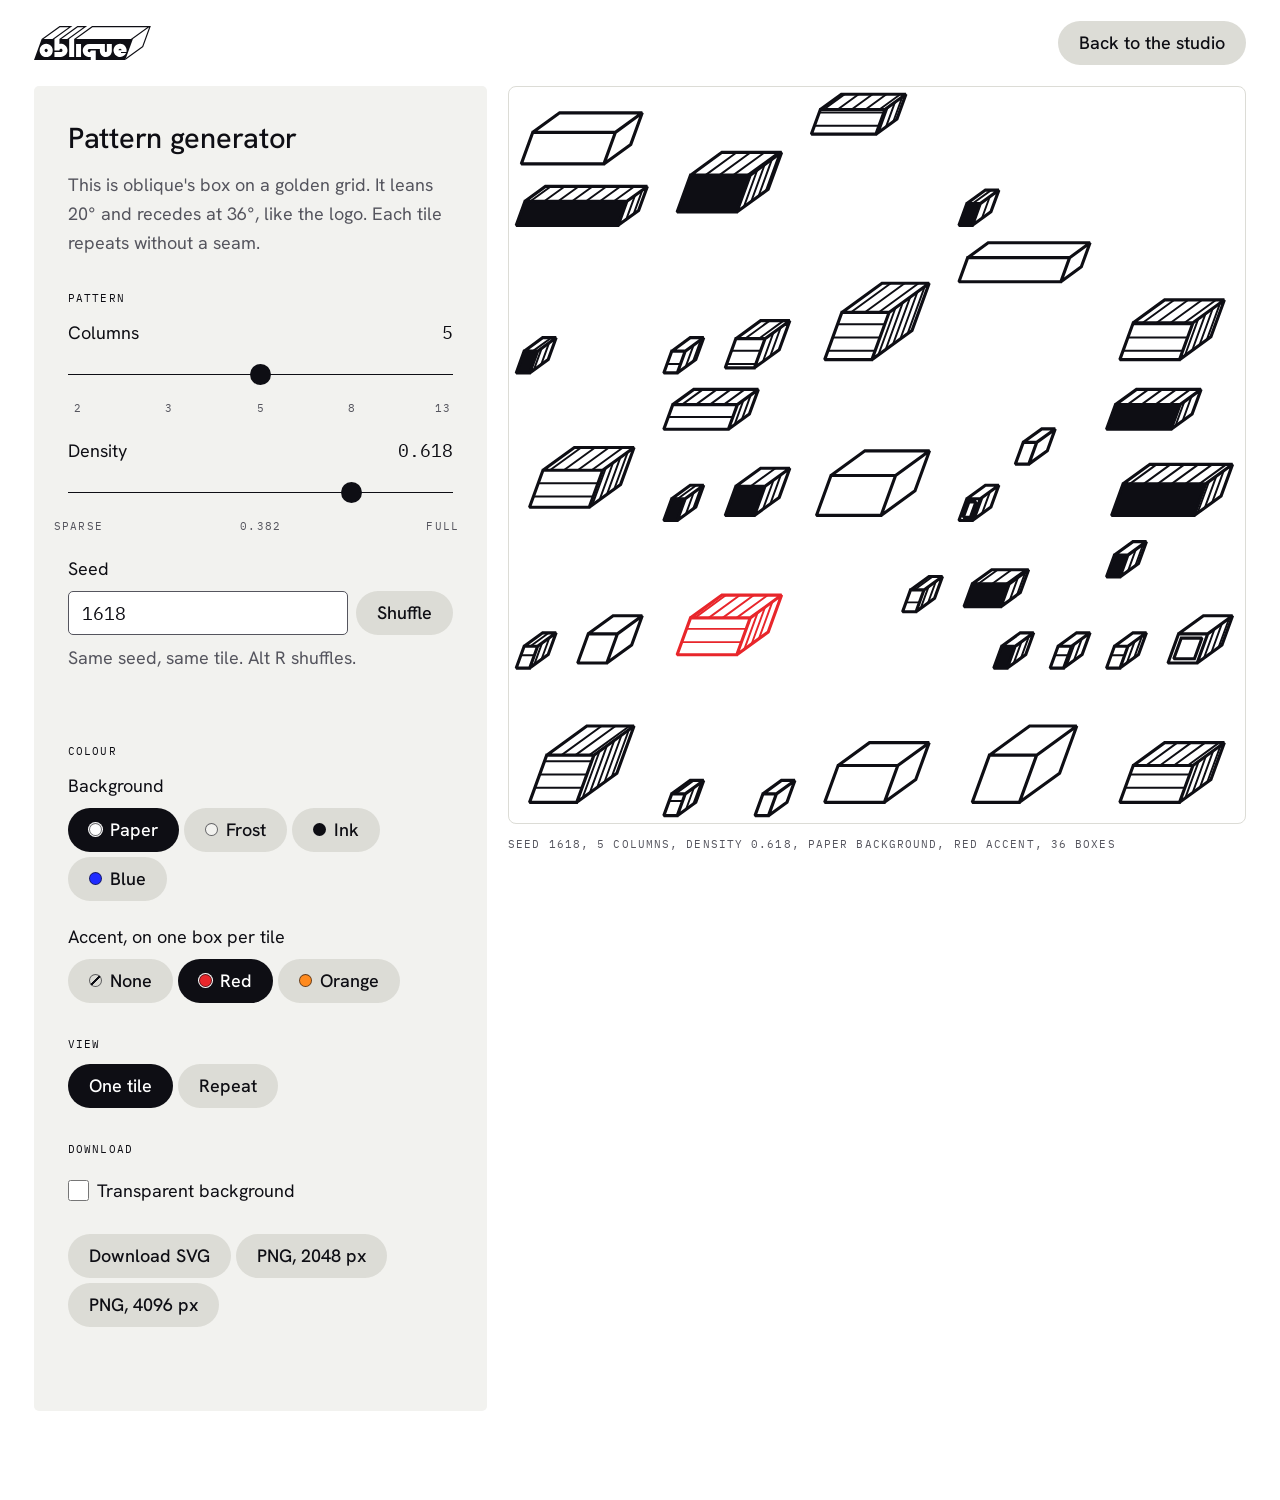
<file: draw/index.html>
<!doctype html>
<html lang="en">
<head>
<meta charset="utf-8">
<meta name="viewport" content="width=device-width, initial-scale=1">
<title>Pattern generator, Oblique</title>
<meta name="description" content="Oblique's box, leaning 20 degrees and receding at 36, set on a golden grid. Make a pattern tile and download it as SVG or PNG.">
<meta name="color-scheme" content="light">
<meta name="theme-color" content="#FFFFFF">
<link rel="icon" href="data:,">
<link rel="preconnect" href="https://fonts.googleapis.com">
<link rel="preconnect" href="https://fonts.gstatic.com" crossorigin>
<!-- Same stand-ins as the site: Hanken Grotesk and IBM Plex Mono (OFL) until FK Grotesk has a web licence. -->
<link rel="stylesheet" href="https://fonts.googleapis.com/css2?family=Hanken+Grotesk:wght@400;500;700&family=IBM+Plex+Mono&display=swap">
<link rel="stylesheet" href="draw.css">
</head>
<body>
<header class="bar">
  <a class="home" href="../"><svg class="logo" viewBox="216 216 1941.394 564.966" fill="currentColor" aria-hidden="true" focusable="false"><path fill-rule="evenodd" d="M342.724,432.793L216,780.966L1159.14,780.966L1159.14,730.215C1140.23,734.439 1122.136,734.098 1103.433,728.508C1089.235,724.267 1075.613,717.257 1063.911,707.175C1054.098,698.723 1045.87,688.393 1039.445,676.455C1034.127,666.578 1030.235,655.36 1028.153,644.028C1026.444,634.718 1025.91,625.34 1026.647,615.868C1027.291,607.625 1028.725,599.347 1031.164,591.548C1046.133,543.659 1090.387,515.601 1133.921,515.601L1393.636,515.601L1393.636,629.521C1393.636,632.226 1394.204,635.14 1395.142,637.628C1396.049,640.034 1397.239,642.219 1398.906,644.028C1400.374,645.619 1402.294,646.993 1404.176,647.868C1415.001,652.911 1426.383,642.919 1426.383,629.948L1426.383,515.601L1509.191,515.601L1509.191,629.948C1509.191,642.343 1507.042,654.81 1502.792,666.215C1499.337,675.482 1494.59,684.131 1488.865,691.815C1483.528,698.983 1477.208,705.652 1470.421,711.015C1427.79,744.709 1365.071,737.345 1331.154,691.815C1325.086,683.67 1320.348,674.411 1316.851,664.508C1312.989,653.577 1310.829,641.737 1310.829,629.948L1310.829,598.375L1134.298,598.375C1129.751,598.375 1125.087,599.672 1121.124,602.215C1110.487,609.042 1105.748,623.51 1111.714,635.922C1112.9,638.392 1114.416,640.833 1116.231,642.749C1124.26,651.223 1136.666,652.694 1146.343,647.016C1150.081,644.823 1153.457,641.636 1155.753,637.629C1158.053,633.618 1158.982,629.134 1159.14,624.402L1241.948,624.402L1241.948,780.967L1732.282,780.966L1859.006,432.793L883.421,432.793L883.421,432.793L883.421,729.787L800.613,729.787L800.613,432.793L800.613,432.793L638.575,432.793L638.575,432.793L638.575,515.601C657.756,511.313 675.673,511.241 694.658,516.881C708.897,521.113 722.425,528.572 734.18,538.641C744.015,547.068 752.567,557.436 759.022,569.361C764.356,579.213 768.221,590.041 770.314,601.361C772.03,610.65 772.561,620.066 771.82,629.521C771.176,637.747 769.75,646.063 767.303,653.841C752.236,701.777 708.092,729.788 664.546,729.788L555.767,729.788L555.767,647.015L664.17,647.015C668.777,647.015 673.305,645.709 677.344,643.175C687.872,636.57 692.961,622.281 687.13,609.895C685.899,607.275 684.171,605.065 682.237,603.068C674.043,594.616 661.178,593.178 651.372,598.801C647.6,600.964 644.307,604.19 641.962,608.188C639.64,612.143 638.736,616.713 638.574,621.415L555.766,621.415L555.766,432.794L555.766,432.793ZM521.279,658.534C517.718,669.013 512.844,678.835 506.6,687.547C463.536,747.635 375.143,748.373 331.198,689.254C325.176,681.156 320.204,672.106 316.519,662.374C311.791,649.89 309.367,636.283 309.367,622.694C309.367,609.105 311.791,595.498 316.519,583.014C320.204,573.282 325.176,564.232 331.198,556.134C375.142,497.015 463.536,497.753 506.6,557.841C512.844,566.553 517.719,576.375 521.279,586.854C525.171,598.31 527.302,610.415 527.302,622.694C527.302,634.973 525.171,647.078 521.279,658.534ZM394.056,612.455C392.806,615.723 392.174,619.132 392.174,622.695C392.174,625.929 392.641,629.069 393.68,632.082C401.867,655.877 433.676,656.325 442.612,632.935C443.865,629.65 444.464,626.27 444.494,622.695C444.52,619.631 443.922,616.602 442.988,613.735C435.114,589.552 403.067,588.869 394.056,612.455ZM997.859,729.788L915.051,729.788L915.051,515.601L997.859,515.601L997.859,729.788ZM1745.426,666.641C1741.523,675.272 1736.818,683.277 1731.123,690.534C1702.016,727.616 1654.436,739.989 1612.934,726.374C1576.036,714.269 1545.013,681.672 1538.783,637.627C1537.62,629.414 1537.341,620.735 1538.03,612.454C1538.832,602.841 1540.872,593.68 1544.052,584.721C1547.519,574.967 1552.16,565.598 1557.979,557.414C1599.842,498.534 1685.461,496.443 1730.37,551.867C1736.291,559.176 1741.086,567.334 1745.05,576.187C1749.808,586.811 1753.293,598.463 1754.46,610.32C1755.792,623.862 1754.663,636.901 1751.449,650L1662.243,650L1662.243,666.64L1745.427,666.64ZM1668.264,607.334C1658.297,590.741 1635.291,590.19 1624.978,606.481C1622.772,609.967 1621.515,613.811 1620.838,618.001L1672.028,618.001C1671.366,614.033 1670.285,610.701 1668.264,607.334Z"/><polygon points="641.112,216 342.724,432.793 375.981,432.793 647.464,235.548 793.992,235.548 522.509,432.793 555.766,432.793 854.154,216"/><polygon points="936.963,216 638.575,432.793 671.832,432.793 943.315,235.548 1038.839,235.548 767.356,432.793 800.613,432.793 1099.001,216"/><polygon points="1181.809,216 883.421,432.793 916.678,432.793 1188.161,235.548 2097.232,235.548 1825.749,432.793 1859.006,432.793 2129.113,236.548 2014.345,551.871 1744.238,748.117 1732.282,780.966 2030.67,564.173 2157.394,216"/></svg><span class="vh">Oblique, home</span></a>
  <a class="pill" href="../">Back to the studio</a>
</header>

<main class="tool" id="main">
  <section class="stage" aria-label="Pattern preview">
    <div class="frame" id="frame" data-view="tile" role="img" aria-label="Pattern preview"></div>
    <p class="readout label" id="readout"></p>
  </section>

  <form class="controls" id="controls" aria-label="Pattern settings">
    <div class="intro">
      <h1>Pattern generator</h1>
      <p>This is <a class="brand-word" href="../">oblique</a>'s box on a golden grid. It leans 20° and recedes at 36°, like the logo. Each tile repeats without a seam.</p>
    </div>

    <fieldset class="group">
      <legend class="label">Pattern</legend>
      <div class="slider">
        <div class="slider-head"><label for="columns">Columns</label><output id="columns-out" for="columns" aria-hidden="true"></output></div>
        <input type="range" id="columns" name="columns" min="0" max="4" step="1">
        <div class="stops label" aria-hidden="true"><span style="--i:0">2</span><span style="--i:1">3</span><span style="--i:2">5</span><span style="--i:3">8</span><span style="--i:4">13</span></div>
      </div>
      <div class="slider">
        <div class="slider-head"><label for="density">Density</label><output id="density-out" for="density" aria-hidden="true"></output></div>
        <input type="range" id="density" name="density" min="0" max="4" step="1">
        <div class="stops label" aria-hidden="true"><span style="--i:0">Sparse</span><span style="--i:2">0.382</span><span style="--i:4">Full</span></div>
      </div>
      <div class="seed">
        <label for="seed">Seed</label>
        <div class="seed-row">
          <input type="text" id="seed" name="seed" inputmode="numeric" autocomplete="off" spellcheck="false" aria-describedby="seed-error">
          <button type="button" class="pill" id="shuffle" aria-describedby="seed-hint">Shuffle</button>
        </div>
        <p class="hint" id="seed-hint">Same seed, same tile. Alt R shuffles.</p>
        <p class="error" id="seed-error" aria-live="assertive"></p>
      </div>
    </fieldset>

    <fieldset class="group">
      <legend class="label">Colour</legend>
      <div class="choice" role="radiogroup" aria-labelledby="ground-name">
        <span class="choice-name" id="ground-name">Background</span>
        <div class="pills" id="ground"></div>
      </div>
      <div class="choice" role="radiogroup" aria-labelledby="accent-name">
        <span class="choice-name" id="accent-name">Accent, on one box per tile</span>
        <div class="pills" id="accent"></div>
      </div>
    </fieldset>

    <fieldset class="group">
      <legend class="label">View</legend>
      <div class="pills" role="radiogroup" aria-label="View">
        <input type="radio" name="view" id="view-tile" value="tile" checked><label for="view-tile">One tile</label>
        <input type="radio" name="view" id="view-repeat" value="repeat"><label for="view-repeat">Repeat</label>
      </div>
    </fieldset>

    <fieldset class="group">
      <legend class="label">Download</legend>
      <label class="check"><input type="checkbox" id="transparent"> Transparent background</label>
      <div class="downloads">
        <button type="button" class="pill" data-export="svg" data-label="Download SVG">Download SVG</button>
        <button type="button" class="pill" data-export="png" data-px="2048" data-label="PNG, 2048 px">PNG, 2048 px</button>
        <button type="button" class="pill" data-export="png" data-px="4096" data-label="PNG, 4096 px">PNG, 4096 px</button>
      </div>
      <p class="status" id="status" role="status"></p>
    </fieldset>
  </form>
</main>

<noscript><p class="wrap">The pattern generator needs JavaScript to draw.</p></noscript>
<script type="module" src="app.js"></script>
</body>
</html>
</file>
<file: draw/draw.css>
/* oblique.so/draw, the pattern generator page, version 1 (2026-10-25).
   Tokens copied from the site's index.html :root, so the page reads as the same site. Layout on golden-ratio-design:
   the preview takes the content column (837) and the settings the side column (514), split 0.618 to 0.382 from 960 px.
   Spacing from the run 5 8 13 21 34 55 89 144; type at 11, 18 and 29 from body 18. */
:root {
  --white: #FFFFFF;
  --ink: #0E0E14;
  --grey: #55555E;
  --frost: #F2F2EF;
  --line: #DCDCD6;
  --hover: #CDCDC6;
  --blue: #1F2BFF;
  --red: #E8262B;
  --orange: #FF8A1E;
  --font-sans: "FK Grotesk", "Hanken Grotesk", "Helvetica Neue", Arial, sans-serif;
  --font-mono: "FK Grotesk Mono", "IBM Plex Mono", ui-monospace, "SF Mono", Menlo, monospace;
  --t-label: 0.6875rem;
  --t-body: 1.125rem;
  --t-big: 1.8125rem;
  --lh-tight: 1;
  --lh-mid: 1.272;
  --lh-text: 1.618;
  --space-5: 0.3125rem;
  --space-8: 0.5rem;
  --space-13: 0.8125rem;
  --space-21: 1.3125rem;
  --space-34: 2.125rem;
  --space-55: 3.4375rem;
  --space-89: 5.5625rem;
  --space-144: 9rem;
  --margin: var(--space-21);
  --gap: var(--space-13);
  --radius-hl: 3px;
  --radius: 5px;
  --radius-media: 8px;
  --measure: 32.3125rem;
  /* Pill height 44: the touch target minimum, the site's logged departure. */
  --touch: 2.75rem;
}
@media (min-width: 720px) { :root { --margin: var(--space-34); --gap: var(--space-21); } }

*, *::before, *::after { box-sizing: border-box; }
html { background: var(--white); color: var(--grey); -webkit-text-size-adjust: 100%; text-size-adjust: 100%; }
body { margin: 0; background: var(--white); color: var(--grey); font-family: var(--font-sans); font-size: var(--t-body); line-height: var(--lh-text); -webkit-font-smoothing: antialiased; }
h1, p, fieldset, legend { margin: 0; }
fieldset { padding: 0; border: 0; min-width: 0; }
legend { padding: 0; }
a { color: inherit; text-decoration-line: underline; text-decoration-thickness: 1px; text-underline-offset: 0.22em; }
a:hover { color: var(--ink); }
::selection { background: var(--blue); color: var(--white); }
:focus-visible { outline: 2.618px solid var(--blue); outline-offset: 3px; border-radius: 2px; }
.vh { position: absolute !important; width: 1px; height: 1px; margin: -1px; padding: 0; border: 0; overflow: hidden; clip-path: inset(50%); white-space: nowrap; }
.label { font-family: var(--font-mono); font-size: var(--t-label); line-height: var(--lh-mid); letter-spacing: 0.1em; text-transform: uppercase; }

/* Top bar: the logo panel home, the site's pill back to the studio. */
.bar { display: flex; align-items: center; justify-content: space-between; gap: var(--space-13); max-width: 1680px; margin-inline: auto; padding: var(--space-21) var(--margin); }
.home { display: inline-flex; align-items: center; min-height: var(--touch); color: var(--ink); }
.home .logo { display: block; height: var(--space-34); width: auto; }
.pill { display: inline-flex; align-items: center; justify-content: center; gap: var(--space-8); min-height: var(--touch); padding: 0 var(--space-21); background: var(--line); border: 0; border-radius: 999px; color: var(--ink); font: inherit; font-weight: 500; line-height: var(--lh-tight); text-decoration: none; white-space: nowrap; cursor: pointer; transition: background-color 200ms ease, color 200ms ease; }
.pill:hover { background: var(--hover); color: var(--ink); }
.pill:focus-visible { border-radius: 999px; }
.pill[aria-busy="true"] { cursor: progress; color: var(--grey); }
.pill.dark { background: var(--ink); color: var(--white); }
.pill.dark:hover { background: var(--grey); color: var(--white); }

/* The tool: preview first, settings second; side by side from 960 px. */
.tool { display: grid; gap: var(--space-34); max-width: 1680px; margin-inline: auto; padding: 0 var(--margin) var(--space-89); }
@media (min-width: 960px) {
  /* The site's order: the 514 side column on the left (settings), the 837 content column on the right (preview). */
  .tool { grid-template-columns: minmax(0, 514fr) minmax(0, 837fr); gap: var(--gap); align-items: start; }
  .controls { grid-column: 1; grid-row: 1; }
  .stage { grid-column: 2; grid-row: 1; position: sticky; top: var(--space-21); }
}

/* The frame: one tile, square, as large as the column and the screen allow. */
.frame { position: relative; width: 100%; max-width: calc(100svh - var(--space-144)); aspect-ratio: 1; overflow: hidden; background: var(--frost); border-radius: var(--radius-media); background-repeat: repeat; outline: 1px solid var(--line); outline-offset: -1px; }
.frame svg { display: block; width: 100%; height: 100%; }
.frame[data-view="repeat"] svg { visibility: hidden; }
/* Transparent ground: a light check behind the drawing, so white lines still show. */
.frame[data-transparent="true"] { background-color: var(--frost); background-image: conic-gradient(var(--line) 25%, transparent 0 50%, var(--line) 0 75%, transparent 0); background-size: var(--space-21) var(--space-21); }
.readout { margin-top: var(--space-13); color: var(--grey); font-variant-numeric: tabular-nums; }

/* Settings panel, frost like the site's panels. */
.controls { display: grid; grid-template-columns: minmax(0, 1fr); gap: var(--space-34); padding: var(--space-34) var(--space-21); background: var(--frost); border-radius: var(--radius); }
@media (min-width: 720px) { .controls { padding: var(--space-34); } }
.intro { display: grid; gap: var(--space-13); }
.intro h1 { color: var(--ink); font-size: var(--t-big); font-weight: 500; line-height: var(--lh-mid); letter-spacing: -0.01em; }
.intro p { max-width: var(--measure); }
.group { display: grid; grid-template-columns: minmax(0, 1fr); gap: var(--space-21); }
.group > legend { margin-bottom: var(--space-13); color: var(--ink); }

/* Sliders on the Fibonacci and phi runs: the value reads beside the name, the stops below the line. */
.slider { display: grid; gap: var(--space-5); }
.slider-head { display: flex; align-items: baseline; justify-content: space-between; gap: var(--space-13); color: var(--ink); }
.slider-head output { font-family: var(--font-mono); font-size: var(--t-body); font-variant-numeric: tabular-nums; color: var(--ink); }
/* Each stop sits under the thumb's centre: half a thumb in from each end. */
.stops { position: relative; height: 1lh; color: var(--grey); font-variant-numeric: tabular-nums; }
.stops span { position: absolute; left: calc(var(--space-21) / 2 + var(--i) * (100% - var(--space-21)) / 4); transform: translateX(-50%); }
input[type="range"] { -webkit-appearance: none; appearance: none; display: block; width: 100%; height: var(--touch); margin: 0; background: linear-gradient(var(--ink), var(--ink)) center / 100% 1px no-repeat; cursor: pointer; }
input[type="range"]::-webkit-slider-runnable-track { height: var(--space-21); background: transparent; }
input[type="range"]::-moz-range-track { height: var(--space-21); background: transparent; }
input[type="range"]::-webkit-slider-thumb { -webkit-appearance: none; appearance: none; width: var(--space-21); height: var(--space-21); border: 0; border-radius: 999px; background: var(--ink); transition: transform 200ms ease; }
input[type="range"]::-moz-range-thumb { width: var(--space-21); height: var(--space-21); border: 0; border-radius: 999px; background: var(--ink); }
input[type="range"]:hover::-webkit-slider-thumb { transform: scale(1.272); }
input[type="range"]:focus-visible { outline-offset: 0; }

/* Seed: a number field and Shuffle. */
.seed { display: grid; gap: var(--space-8); }
.seed label { color: var(--ink); }
.seed-row { display: flex; gap: var(--space-8); }
.seed input { flex: 1 1 0; width: 0; min-width: 0; min-height: var(--touch); padding: 0 var(--space-13); background: var(--white); border: 1px solid var(--grey); border-radius: var(--radius); color: var(--ink); font-family: var(--font-mono); font-size: var(--t-body); font-variant-numeric: tabular-nums; caret-color: var(--blue); }
.seed input:hover { border-color: var(--ink); }
.seed input[aria-invalid="true"] { border-color: var(--red); }
.hint { color: var(--grey); }
.seed-row .pill { flex: none; }
/* The message in ink; the red border marks the field. */
.error { color: var(--ink); min-height: 1lh; }

/* Choice rows: radio pills, the current one filled ink like the site's current tab. */
.choice { display: grid; gap: var(--space-8); }
.choice-name { color: var(--ink); }
.pills { display: flex; flex-wrap: wrap; gap: var(--space-5); }
.pills input { position: absolute; opacity: 0; width: 1px; height: 1px; }
.pills label { display: inline-flex; align-items: center; gap: var(--space-8); min-height: var(--touch); padding: 0 var(--space-21); background: var(--line); border-radius: 999px; color: var(--ink); font-weight: 500; line-height: var(--lh-tight); cursor: pointer; transition: background-color 200ms ease, color 200ms ease; }
.pills label:hover { background: var(--hover); }
.pills input:checked + label { background: var(--ink); color: var(--white); }
.pills input:focus-visible + label { outline: 2.618px solid var(--blue); outline-offset: 3px; }
.swatch { width: var(--space-13); height: var(--space-13); border-radius: 999px; border: 1px solid color-mix(in srgb, var(--ink) 61.8%, transparent); }
.pills input:checked + label .swatch { box-shadow: 0 0 0 1px var(--white); }
.swatch.none { background: linear-gradient(135deg, transparent 45%, var(--ink) 45% 55%, transparent 55%) !important; }

/* Download row. */
.downloads { display: flex; flex-wrap: wrap; gap: var(--space-5); }
.check { display: inline-flex; align-items: center; gap: var(--space-8); min-height: var(--touch); color: var(--ink); cursor: pointer; }
.check input { width: var(--space-21); height: var(--space-21); margin: 0; accent-color: var(--ink); }
.status { color: var(--ink); min-height: 1lh; }
.wrap { max-width: 1680px; margin-inline: auto; padding: var(--space-21) var(--margin); }
.brand-word { color: inherit; text-decoration: none; }
.brand-word:hover, .brand-word:focus-visible { text-decoration-line: underline; }

@media (prefers-reduced-motion: reduce) { * { transition: none !important; } }
</file>
